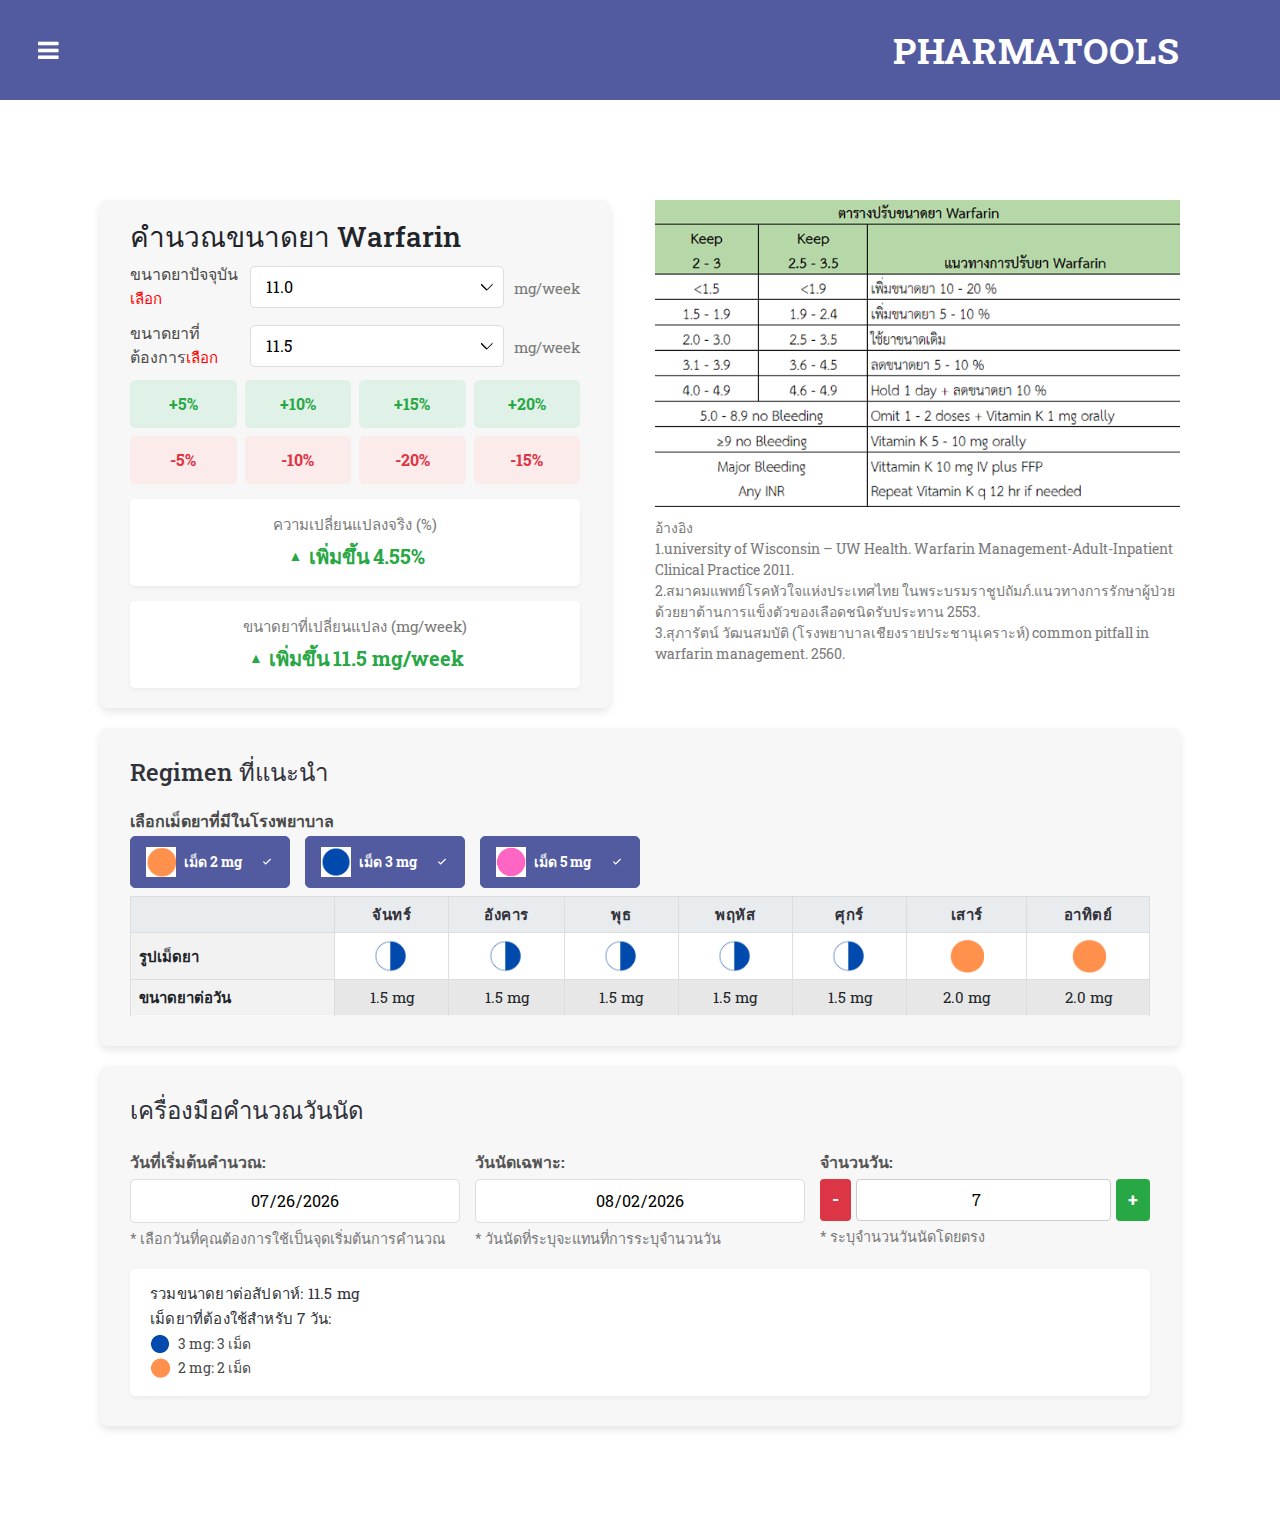
<file: Index.html>
<!DOCTYPE html>
<html lang="en">

  <head>

    <meta charset="utf-8">
    <meta name="viewport" content="width=device-width, initial-scale=1, shrink-to-fit=no">
    <meta name="description" content="">
    <meta name="author" content="">

    <title>Pharma Tools</title>
    <link href="vendor/bootstrap/css/bootstrap.min.css" rel="stylesheet">
    <link rel="stylesheet" href="https://cdnjs.cloudflare.com/ajax/libs/font-awesome/5.15.4/css/all.min.css" integrity="sha512-1ycn6IcaQQ40/MKBW2W4Rhis/DbILU74C1vSrLJxCq57o941Ym01SwNsOMqvEbFlcgUa6xLiPY/NS5R+E6ztJQ==" crossorigin="anonymous" referrerpolicy="no-referrer" />
    <link rel="stylesheet" href="assets/css/templatemo-style.css">
    <link rel="stylesheet" href="assets/css/owl.css">
    <link rel="stylesheet" href="assets/css/warfarin-calculator.css">
  </head>

<body class="is-preload">
    <div id="wrapper">
      <div id="main">
          <div class="inner">
            <header id="header">
              <div class="logo">
                <a href="Warfarin_Calculator.html">PharmaTools</a>
              </div>
            </header>

            <section class="right-image">
              <div class="container-fluid">
                <div class="row">
                  <div class="col-md-6">
                    <div class="left-content">
                      <div class="warfarin-calculator">
                          <h3>คำนวณขนาดยา Warfarin</h3>
                          <div class="input-row current-dose">
                              <label>ขนาดยาปัจจุบัน<span style="color: red;">ㅤเลือก</span></label>
                              <select id="currentDose" class="dose-select"></select>
                              <span>mg/week</span>
                          </div>

                          <div class="input-row target-dose">
                              <label>ขนาดยาที่ต้องการ<span style="color: red;">เลือก</span></label>
                              <select id="targetDose" class="dose-select"></select>
                              <span>mg/week</span>
                          </div>

                          <div class="button-grid">
                              <button class="positive" data-percentage="5">+5%</button>
                              <button class="positive" data-percentage="10">+10%</button>
                              <button class="positive" data-percentage="15">+15%</button>
                              <button class="positive" data-percentage="20">+20%</button>
                              <button class="negative" data-percentage="-5">-5%</button>
                              <button class="negative" data-percentage="-10">-10%</button>
                              <button class="negative" data-percentage="-20">-20%</button>
                              <button class="negative" data-percentage="-15">-15%</button>
                          </div>

                          <div class="output-section">
                              <div class="output-row change-percentage" id="actualChangePercent">
                                  <div class="label">ความเปลี่ยนแปลงจริง <br>(%)</div>
                                  <div class="value">
                                      <span class="icon" id="percentIcon"></span> <span id="percentText"></span> 0.00%
                                  </div>
                              </div>

                              <div class="output-row change-dose" id="changedDose">
                                  <div class="label">ขนาดยาที่เปลี่ยนแปลง <br>(mg/week)</div>
                                  <div class="value">
                                      <span class="icon" id="doseIcon"></span> <span id="doseText"></span> 0.00 mg/week
                                  </div>
                              </div>
                          </div>
                      </div>
                    </div>
                  </div>
                  <div class="col-md-6">
                    <img src="image/GuidelineWarfarinAdjust.png" alt="">
                      <div class="reference-label">
                          อ้างอิง <br>1.university of Wisconsin – UW Health. Warfarin Management-Adult-Inpatient Clinical Practice 2011.
<br>2.สมาคมแพทย์โรคหัวใจแห่งประเทศไทย ในพระบรมราชูปถัมภ์.แนวทางการรักษาผู้ป่วยด้วยยาต้านการแข็งตัวของเลือดชนิดรับประทาน 2553.
<br>3.สุภารัตน์ วัฒนสมบัติ (โรงพยาบาลเชียงรายประชานุเคราะห์) common pitfall in warfarin management. 2560.<br><br>
                      </div>
                  </div>
                </div>
                  <section class="regimen-section">
                <div class="container-fluid">
                    <div class="row">
                        <div class="col-md-12">
                            <div class="regimen-calculator-container">
                                <div class="pill-selection-group">
                                    <h3>Regimen ที่แนะนำ</h3>
                                    <h6>เลือกเม็ดยาที่มีในโรงพยาบาล</h6>
                                    <div class="pill-options-container">
                                        <input type="checkbox" id="pill2mg" value="2.0" checked>
                                        <label for="pill2mg" class="pill-option-label">
                                            <img src="image/warf2.0.png" alt="2 mg" class="pill-selection-image">
                                            <span>เม็ด 2 mg</span>
                                        </label>

                                        <input type="checkbox" id="pill3mg" value="3.0" checked>
                                        <label for="pill3mg" class="pill-option-label">
                                            <img src="image/warf3.0.png" alt="3 mg" class="pill-selection-image">
                                            <span>เม็ด 3 mg</span>
                                        </label>

                                        <input type="checkbox" id="pill5mg" value="5.0" checked>
                                        <label for="pill5mg" class="pill-option-label">
                                            <img src="image/warf5.0.png" alt="5 mg" class="pill-selection-image">
                                            <span>เม็ด 5 mg</span>
                                        </label>
                                    </div>
                                </div>
                                <table class="regimen-table">
                                    <thead>
                                        <tr>
                                            <th></th>
                                            <th>จันทร์</th>
                                            <th>อังคาร</th>
                                            <th>พุธ</th>
                                            <th>พฤหัส</th>
                                            <th>ศุกร์</th>
                                            <th>เสาร์</th>
                                            <th>อาทิตย์</th>
                                        </tr>
                                    </thead>
                                    <tbody id="regimenTableBody">
                                        <tr id="pillImageRow">
                                            <td class="row-label">รูปเม็ดยา</td>
                                        </tr>
                                        <tr id="dailyDoseRow">
                                            <td class="row-label">ขนาดยาต่อวัน</td>
                                        </tr>
                                    </tbody>
                                </table>
                            </div>
                            <section class="appointment-calculator-section">
                <div class="container-fluid">
                    <div class="row">
                        <div class="col-md-12">
                            <div class="appointment-calculator">
                                <h3>เครื่องมือคำนวณวันนัด</h3>
                                <div class="appointment-inputs-row">
                                    <div class="input-group-third">
                                        <label for="startDateInput">วันที่เริ่มต้นคำนวณ:</label>
                                        <input type="date" id="startDateInput">
                                        <span class="input-hint">* เลือกวันที่คุณต้องการใช้เป็นจุดเริ่มต้นการคำนวณ</span>
                                    </div>

                                    <div class="input-group-third">
                                        <label for="specificDateInput">วันนัดเฉพาะ:</label>
                                        <input type="date" id="specificDateInput">
                                        <span class="input-hint">* วันนัดที่ระบุจะแทนที่การระบุจำนวนวัน</span>
                                    </div>

                                    <div class="input-group-third">
                                        <label for="daysInput">จำนวนวัน:</label>
                                        <div class="days-input-control"> <button id="subtractDaysBtn" class="day-mod-btn" data-step="-1">-</button>
                                            <input type="number" id="daysInput" placeholder="เช่น 7, 14" value="0">
                                            <button id="addDaysBtn" class="day-mod-btn" data-step="1">+</button>
                                        </div>
                                        <span class="input-hint">* ระบุจำนวนวันนัดโดยตรง</span>
                                    </div>
                                </div>
                                <div class="regimen-summary-container">
                                    <div id="regimenSummary">
                                        <p class="summary-placeholder">กำลังคำนวณสรุปเม็ดยา...</p> </div>
                                </div>
                            </div>
                        </div>
                    </div>
                </div>
            </section>
                        </div>
                    </div>
                </div>
            </section>
              </div>
            </section>
            </div>
        </div>

      <div id="sidebar">

          <div class="inner">

            <section id="search" class="alt" style="text-align: center;">
               <a href="Warfarin_Calculator.html">
               <img src="image/logo.png" alt="Search" class="search-icon" />
               </a>
            </section>

            <nav id="menu">
              <ul>
                <li><a href="Warfarin_Calculator.html">หน้าหลัก</a></li>
                <li>
                <span class="opener">โปรแกรม Warfarin</span>
                  <ul>
                    <li><a href="Warfarin_Calculator.html">คำนวณขนาดยา Warfarin</a></li>
                    <li><a href="Warfarin_Calculator.html">เช็ครายการ Drug interaction Warfarin</a></li>
                  </ul>
                </li>
                <li><a href="Warfarin_Calculator.html">โปรแกรมคำนวณขนาดยาฉีด</a></li>
                <li><a href="Warfarin_Calculator.html">โปรแกรมคำนวณขนาดยาน้ำสำหรับเด็กเล็ก</a></li>
                <li><a href="Warfarin_Calculator.html">โปรแกรมคำนวณขนาดยาสำหรับเด็กโต</a></li>
                <li><a href="Warfarin_Calculator.html">ยาที่ห้ามใช้ในหญิงตั้งครรภ์และให้นมบุตร</a></li>
                <li><a href="Warfarin_Calculator.html">ยาและอาหารที่ห้ามรับประทานในผู้ป่วย G6PD</a></li>
              </ul>
            </nav>

            <footer id="footer">
              <p class="copyright" >จัดทำโดย นส.ภ. ระพีพัฒน์ ศุภโกศล <br>คณะเภสัชศาสตร์ มหาวิทยาลัยมหาสารคาม
              <br>ช่องทางติดต่อ <a rel="nofollow" href="https://www.facebook.com/raphiphat.suphakosol">Facebook</a></p>
            </footer>

          </div>
        </div>

    </div>

  <script src="vendor/jquery/jquery.min.js"></script>
    <script src="vendor/bootstrap/js/bootstrap.bundle.min.js"></script>

    <script src="assets/js/browser.min.js"></script>
    <script src="assets/js/breakpoints.min.js"></script>
    <script src="assets/js/transition.js"></script>
    <script src="assets/js/owl-carousel.js"></script>
    <script src="assets/js/custom.js"></script>

    <script src="assets/js/warfarin-calculator.js"></script>
</body>

</html>
</file>
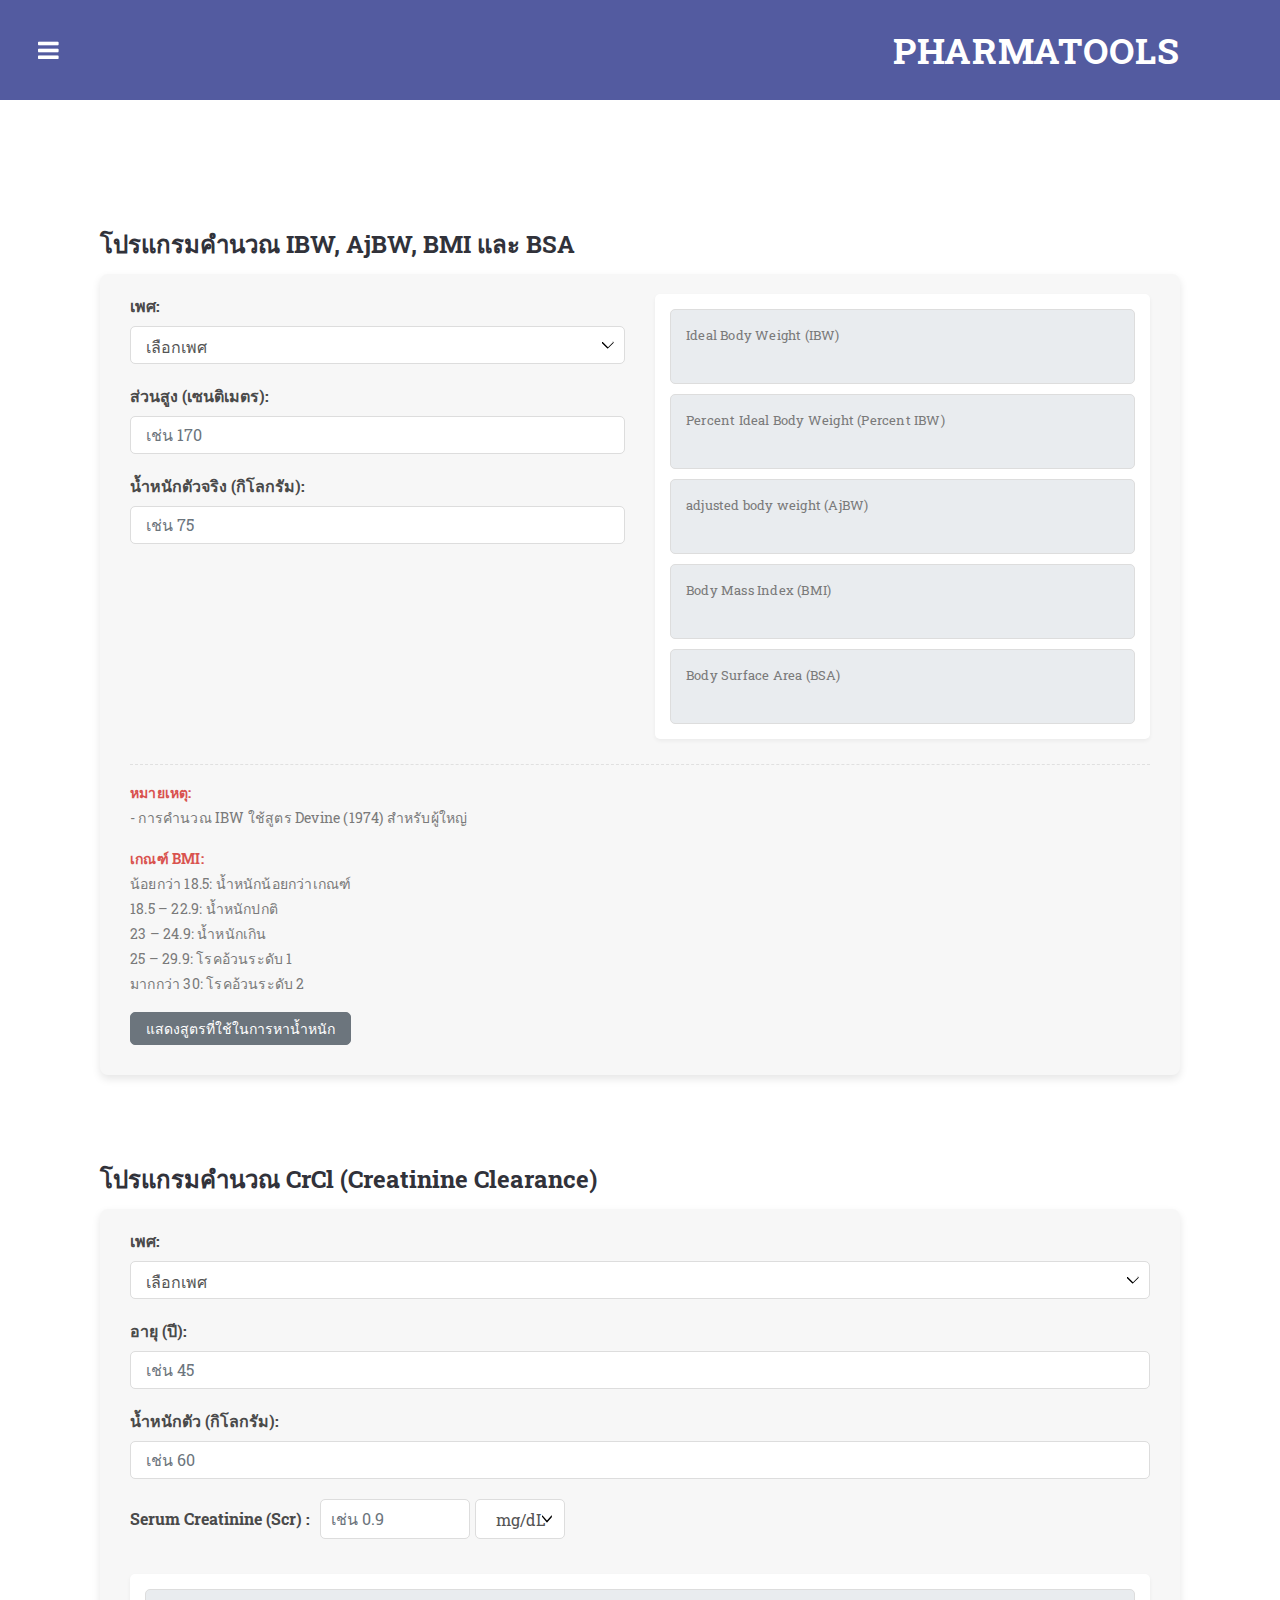
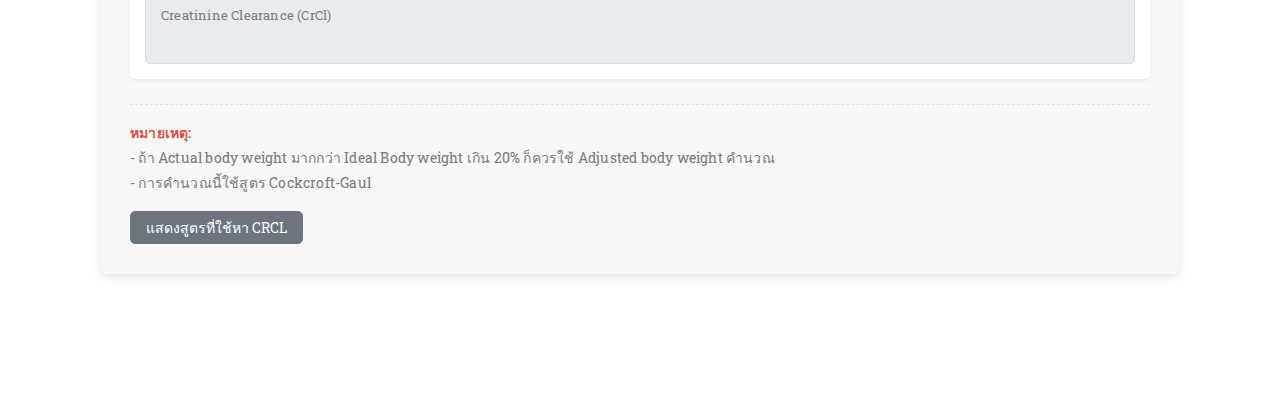
<file: BodyWeight_Calculator.html>
<!DOCTYPE html>
<html lang="th">

  <head>
    <meta charset="utf-8">
    <meta name="viewport" content="width=device-width, initial-scale=1, shrink-to-fit=no">
    <title>Pharma Tools</title>
    <link href="vendor/bootstrap/css/bootstrap.min.css" rel="stylesheet">
    <link rel="stylesheet" href="https://cdnjs.cloudflare.com/ajax/libs/font-awesome/5.15.4/css/all.min.css" integrity="sha512-1ycn6IcaQQ40/MKBW2W4Rhis/DbILU74C1vSrLJxCq57o941Ym01SwNsOMqvEbFlcgUa6xLiPY/NS5R+E6ztJQ==" crossorigin="anonymous" referrerpolicy="no-referrer" />
    <link rel="stylesheet" href="assets/css/templatemo-style.css">
    <link rel="stylesheet" href="assets/css/owl.css">
    <link rel="stylesheet" href="assets/css/warfarin-calculator.css">
    <link rel="stylesheet" href="assets/css/bwandcrclcalculator-styles.css">
  </head>
<body class="is-preload">
    <div id="wrapper">
      <div id="main">
          <div class="inner">
            <header id="header">
              <div class="logo">
                <a href="BodyWeight_Calculator.html">PharmaTools</a>
              </div>
            </header>

            <section id="ibw-abw-calculator" class="tables">
                <div class="container-fluid">
                    <div class="row">
                        <div class="col-md-12">
                            <div class="section-heading">
                                <h2>โปรแกรมคำนวณ IBW, AjBW, BMI และ BSA</h2>
                            </div>
                        </div>
                    </div>
                    <div class="row justify-content-center">
                        <div class="col-md-12">
                            <div class="calculator-card">
                                <div class="row">
                                    <div class="col-md-6">
                                        <form id="ibw-abw-form">
                                            <div class="form-group">
                                                <label for="gender-ibw">เพศ:</label>
                                                <select id="gender-ibw" class="form-control" required>
                                                    <option value="">เลือกเพศ</option>
                                                    <option value="male">ชาย</option>
                                                    <option value="female">หญิง</option>
                                                </select>
                                            </div>

                                            <div class="form-group">
                                                <label for="height-ibw">ส่วนสูง (เซนติเมตร):</label>
                                                <input type="number" id="height-ibw" class="form-control" placeholder="เช่น 170" step="0.1" required>
                                            </div>

                                            <div class="form-group">
                                                <label for="actual-weight-abw">น้ำหนักตัวจริง (กิโลกรัม):</label>
                                                <input type="number" id="actual-weight-abw" class="form-control" placeholder="เช่น 75" step="0.1" required>
                                            </div>
                                        </form>
                                    </div>
                                    <div class="col-md-6">
                                        <div class="result-display">
                                            <p id="result-ibw" class="result-text"></p>
                                            <p id="result-ibw-diff-aw" class="result-text"></p>
                                            <p id="result-abw" class="result-text"></p>
                                            <p id="result-bmi" class="result-text"></p>
                                            <p id="result-bsa" class="result-text"></p>
                                        </div>
                                    </div>
                                </div>
                                <div class="notes">
                                    <p>
                                        <strong>หมายเหตุ:</strong> <br>
                                        - การคำนวณ IBW ใช้สูตร Devine (1974) สำหรับผู้ใหญ่<br>
                                    </p>
                                    <p>
                                        <strong>เกณฑ์ BMI:</strong><br>
                                        น้อยกว่า 18.5: น้ำหนักน้อยกว่าเกณฑ์<br>
                                        18.5 – 22.9: น้ำหนักปกติ<br>
                                        23 – 24.9: น้ำหนักเกิน<br>
                                        25 – 29.9: โรคอ้วนระดับ 1<br>
                                        มากกว่า 30: โรคอ้วนระดับ 2
                                    </p>
                                    <div id="ibw-abw-formula" class="formula-content">
                                        <p>
                                            1. น้ำหนักตัวที่เหมาะสม (Ideal Body Weight, IBW):<br>
                                            - สำหรับเพศชาย: IBW (kg) = 50 + 2.3 x (ส่วนสูงเป็นนิ้ว - 60)<br>
                                            - สำหรับเพศหญิง: IBW (kg) = 45.5 + 2.3 x (ส่วนสูงเป็นนิ้ว - 60)<br>
                                            (โดย 1 นิ้ว = 2.54 เซนติเมตร)<br>
                                            <br>
                                            2. น้ำหนักตัวที่ปรับแก้ (Adjusted Body Weight, ABW):<br>
                                            - สูตร: ABW (kg) = IBW + 0.4 x (น้ำหนักตัวจริง - IBW)<br>
                                            <br>
                                            3. ดัชนีมวลกาย (Body Mass Index, BMI):<br>
                                            - สูตร: BMI (kg/m²) = น้ำหนัก (kg) / [ส่วนสูง (m)]²<br>
                                            <br>
                                            4. Body Surface Area (BSA):<br>
                                            - ใช้ Mosteller formula<br>
                                            - สูตร:BSA (m²) = √( [ส่วนสูง (cm) x น้ำหนัก (kg)] / 3600 )
                                        </p>
                                    </div>
                                    <button class="btn btn-secondary btn-sm toggle-formula-btn" data-target="ibw-abw-formula">แสดงสูตรที่ใช้ในการหาน้ำหนัก</button>
                                </div>
                            </div>
                        </div>
                    </div>
                </div>
            </section>
            <section id="crcl-calculator" class="tables">
                <div class="container-fluid">
                    <div class="row">
                        <div class="col-md-12">
                            <div class="section-heading">
                                <h2>โปรแกรมคำนวณ CrCl (Creatinine Clearance)</h2>
                            </div>
                        </div>
                    </div>
                    <div class="row justify-content-center">
                        <div class="col-md-12">
                            <div class="calculator-card">
                                <div class="row">
                                    <div class="col-md-12">
                                        <form id="crcl-form">
                                            <div class="form-group weight-selection-group" id="crcl-weight-selection-section">
                                                <label class="mb-2">เลือกน้ำหนักสำหรับ CrCl:</label>
                                                <div class="crcl-weight-options">
                                                    <input type="radio" name="crcl-weight-type" id="radio-actual-weight" value="actual" class="d-none" checked>
                                                    <label for="radio-actual-weight" class="btn-radio-pill radio-actual-weight-label">
                                                        Actual Body Weight
                                                    </label>

                                                    <input type="radio" name="crcl-weight-type" id="radio-ibw" value="ibw" class="d-none">
                                                    <label for="radio-ibw" class="btn-radio-pill radio-ibw-label">
                                                        Ideal Body weight
                                                    </label>

                                                    <input type="radio" name="crcl-weight-type" id="radio-abw" value="abw" class="d-none">
                                                    <label for="radio-abw" class="btn-radio-pill radio-abw-label">
                                                        Adjusted body weight
                                                    </label>
                                                </div>
                                                <button type="button" id="fetch-weight-btn" class="btn btn-primary mt-2 w-100">ดึงน้ำหนักจากส่วนคำนวณ BW</button>
                                            </div>
                                            <div class="form-group">
                                                <label for="gender-crcl">เพศ:</label>
                                                <select id="gender-crcl" class="form-control" required>
                                                    <option value="">เลือกเพศ</option>
                                                    <option value="male">ชาย</option>
                                                    <option value="female">หญิง</option>
                                                </select>
                                            </div>

                                            <div class="form-group">
                                                <label for="age-crcl">อายุ (ปี):</label>
                                                <input type="number" id="age-crcl" class="form-control" placeholder="เช่น 45" required>
                                            </div>

                                            <div class="form-group">
                                                <label for="weight-crcl">น้ำหนักตัว (กิโลกรัม):</label>
                                                <input type="number" id="weight-crcl" class="form-control" placeholder="เช่น 60" step="0.1" required>
                                            </div>

                                            <div class="form-group d-flex align-items-center crcl-scr-input-group">
                                                <label for="scr-crcl" class="col-form-label crcl-scr-label">Serum Creatinine (Scr) :</label>
                                                <input type="number" id="scr-crcl" class="form-control crcl-scr-input" placeholder="เช่น 0.9" step="0.01" required>
                                                <select id="scr-unit" class="form-control crcl-scr-unit" required>
                                                    <option value="mg/dL">mg/dL</option>
                                                    <option value="umol/L">µmol/L</option>
                                                </select>
                                            </div>
                                            </form>
                                    </div>
                                </div>
                                <div class="result-display" style="margin-top: 20px;">
                                    <p id="result-crcl" class="result-text"></p>
                                </div>
                                <div class="notes">
                                    <p>
                                        <strong>หมายเหตุ:</strong> <br>
                                        - ถ้า Actual body weight มากกว่า Ideal Body weight เกิน 20% ก็ควรใช้ Adjusted body weight คำนวณ<br>
                                        - การคำนวณนี้ใช้สูตร Cockcroft-Gaul
                                    </p>
                                    <div id="crcl-formula" class="formula-content">
                                        <p>
                                            Creatinine Clearance (CrCl):<br>
                                            - ใช้สูตร Cockcroft-Gault (สำหรับผู้ใหญ่)<br>
                                            - สูตรสำหรับเพศชาย: CrCl (mL/min) = (140 - อายุ) x น้ำหนัก (kg) / (Serum Creatinine (mg/dL) x 72)<br>
                                            - สูตรสำหรับเพศหญิง: CrCl (mL/min) = [(140 - อายุ) x น้ำหนัก (kg) / (Serum Creatinine (mg/dL) x 72)] x 0.85<br>
                                            <br>
                                            การแปลงหน่วย Serum Creatinine (SCr):<br>
                                            - หากค่า SCr เป็น µmol/L ให้แปลงเป็น mg/dL โดย: SCr (mg/dL) = Cr (µmol/L) / 88.4
                                        </p>
                                    </div>
                                    <button class="btn btn-secondary btn-sm toggle-formula-btn" data-target="crcl-formula">แสดงสูตรที่ใช้หา CrCl</button>
                                </div>
                            </div>
                        </div>
                    </div>
                </div>
            </section>
            </div>
      </div>
      <div id="sidebar">
          <div class="inner">
            <section id="search" class="alt" style="text-align: center;">
               <a href="BodyWeight_Calculator.html">
               <img src="image/logo.png" alt="Search" class="search-icon" />
               </a>
            </section>
            <nav id="menu">
              <ul>
                <li><a href="BodyWeight_Calculator.html">หน้าหลัก</a></li>
                <li><a href="BodyWeight_Calculator.html?_ijt=mjtoitju1eg9u254rmlpl5fm7e&_ij_reload=RELOAD_ON_SAVE#ibw-abw-calculator">โปรแกรมคำนวณน้ำหนักทางคลินิก</a></li>
                <li><a href="BodyWeight_Calculator.html?_ijt=mjtoitju1eg9u254rmlpl5fm7e&_ij_reload=RELOAD_ON_SAVE#crcl-calculator">โปรแกรมคำนวณ CrCl</a></li>
                <li>
                <span class="opener">โปรแกรม Warfarin</span>
                  <ul>
                    <li><a href="Warfarin_Calculator.html">คำนวณขนาดยา Warfarin</a></li>
                    <li><a href="Warfarin_Calculator.html">เช็ครายการ Drug interaction Warfarin</a></li>
                  </ul>
                </li>
                <li><a href="Warfarin_Calculator.html">โปรแกรมคำนวณขนาดยาฉีด</a></li>
                <li><a href="pediatric-dosage.html">โปรแกรมคำนวณขนาดยาน้ำสำหรับเด็กเล็ก</a></li>
                <li><a href="Warfarin_Calculator.html">โปรแกรมคำนวณขนาดยาสำหรับเด็กโต</a></li>
                <li>
                <span class="opener">ยาที่ห้ามใช้ในหญิงตั้งครรภ์และให้นมบุตร</span>
                  <ul>
                    <li><a href="preg-lactation.html">ยาที่ห้ามใช้ในหญิงตั้งครรภ์และให้นมบุตร</a></li>
                    <li><a href="preg-lactation.html?_ijt=fdiaqih49ikbsa2cpsdr7l743j&_ij_reload=RELOAD_ON_SAVE#treatment-guidelines-section">คำแนะนำการรักษาผู้ป่วยตั้งครรภ์และให้นมบุตร</a></li>
                  </ul>
                </li>
                <li><a href="Warfarin_Calculator.html">ยาและอาหารที่ห้ามรับประทานในผู้ป่วย G6PD</a></li>
              </ul>
            </nav>
            <footer id="footer">
              <p class="copyright" >จัดทำโดย นส.ภ. ระพีพัฒน์ ศุภโกศล <br>คณะเภสัชศาสตร์ มหาวิทยาลัยมหาสารคาม
              <br>ช่องทางติดต่อ <a rel="nofollow" href="https://www.facebook.com/raphiphat.suphakosol">Facebook</a></p>
            </footer>
          </div>
        </div>
    </div>
  <script src="vendor/jquery/jquery.min.js"></script>
    <script src="vendor/bootstrap/js/bootstrap.bundle.min.js"></script>
    <script src="assets/js/browser.min.js"></script>
    <script src="assets/js/breakpoints.min.js"></script>
    <script src="assets/js/transition.js"></script>
    <script src="assets/js/owl-carousel.js"></script>
    <script src="assets/js/custom.js"></script>
    <script src="assets/js/bwandcrclcalculator.js"></script>
</body>
</html>
</file>
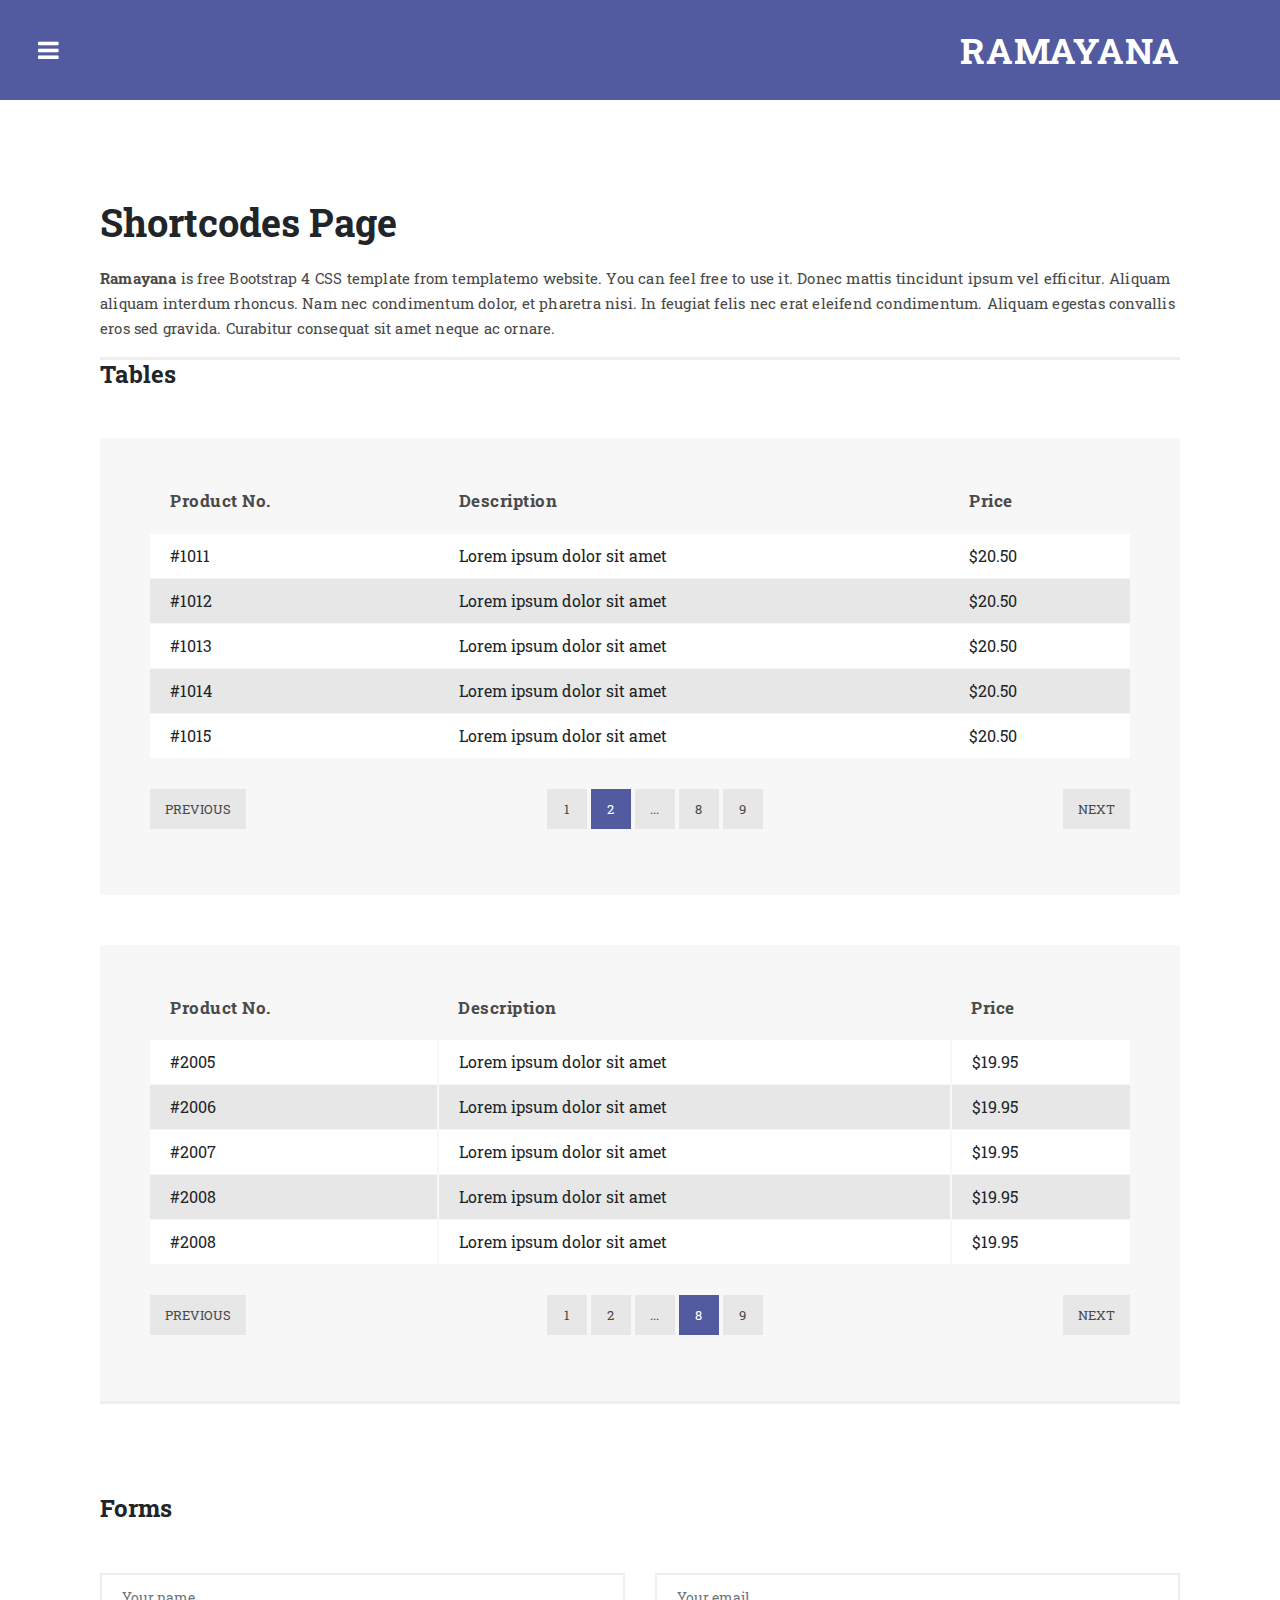
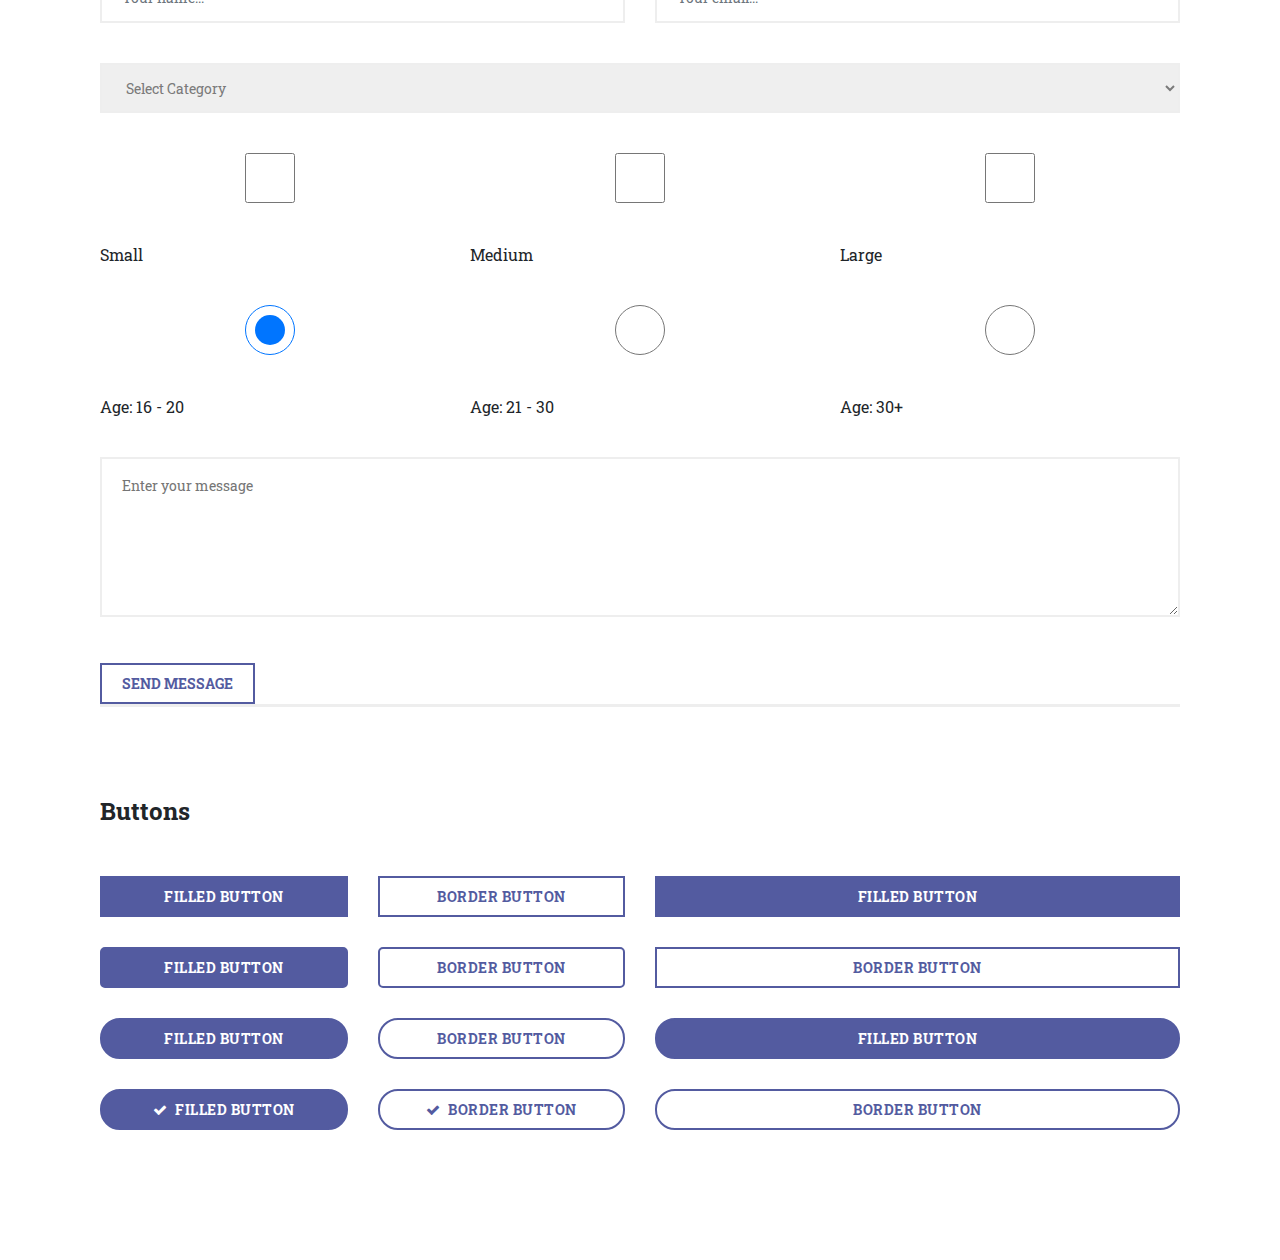
<file: shortcodes.html>
<!DOCTYPE html>
<html lang="en">

  <head>

    <meta charset="utf-8">
    <meta name="viewport" content="width=device-width, initial-scale=1, shrink-to-fit=no">
    <meta name="description" content="">
    <meta name="author" content="">
    <link href="https://fonts.googleapis.com/css?family=Roboto:100,300,400,500,700" rel="stylesheet">

    <title>Ramayana - HTML5 Template</title>

    <!-- Bootstrap core CSS -->
    <link href="vendor/bootstrap/css/bootstrap.min.css" rel="stylesheet">

<!--
Ramayana CSS Template
https://templatemo.com/tm-529-ramayana
-->

    <!-- Additional CSS Files -->
    <link rel="stylesheet" href="assets/css/fontawesome.css">
    <link rel="stylesheet" href="assets/css/templatemo-style.css">
    <link rel="stylesheet" href="assets/css/owl.css">

  </head>

<body class="is-preload">

    <!-- Wrapper -->
    <div id="wrapper">

      <!-- Main -->
        <div id="main">
          <div class="inner">

            <!-- Header -->
            <header id="header">
              <div class="logo">
                <a href="index.html">Ramayana</a>
              </div>
            </header>

            <!-- Page Heading -->
            <div class="page-heading">
              <div class="container-fluid">
                <div class="row">
                  <div class="col-md-12">
                    <h1>Shortcodes Page</h1>
                    <p><strong>Ramayana</strong> is free Bootstrap 4 CSS template from templatemo website. You can feel free to use it. Donec mattis tincidunt ipsum vel efficitur. Aliquam aliquam interdum rhoncus. Nam nec condimentum dolor, et pharetra nisi. In feugiat felis nec erat eleifend condimentum. Aliquam egestas convallis eros sed gravida. Curabitur consequat sit amet neque ac ornare.</p>
                  </div>
                </div>
              </div>
            </div>
            
            <!-- Tables -->
            <section class="tables">
              <div class="container-fluid">
                <div class="row">
                  <div class="col-md-12">
                    <div class="section-heading">
                      <h2>Tables</h2>
                    </div>
                    <div class="default-table">
                      <table>
                        <thead>
                          <tr>
                            <th>Product no.</th>
                            <th>Description</th>
                            <th>Price</th>
                          </tr>
                        </thead>
                        <tbody>
                          <tr>
                            <td>#1011</td>
                            <td>Lorem ipsum dolor sit amet</td>
                            <td>$20.50</td>
                          </tr>
                          <tr>
                            <td>#1012</td>
                            <td>Lorem ipsum dolor sit amet</td>
                            <td>$20.50</td>
                          </tr>
                          <tr>
                            <td>#1013</td>
                            <td>Lorem ipsum dolor sit amet</td>
                            <td>$20.50</td>
                          </tr>
                          <tr>
                            <td>#1014</td>
                            <td>Lorem ipsum dolor sit amet</td>
                            <td>$20.50</td>
                          </tr>
                          <tr>
                            <td>#1015</td>
                            <td>Lorem ipsum dolor sit amet</td>
                            <td>$20.50</td>
                          </tr>
                        </tbody>
                      </table>
                      <ul class="table-pagination">
                        <li><a href="#">Previous</a></li>
                        <li><a href="#">1</a></li>
                        <li class="active"><a href="#">2</a></li>
                        <li><a href="#">...</a></li>
                        <li><a href="#">8</a></li>
                        <li><a href="#">9</a></li>
                        <li><a href="#">Next</a></li>
                      </ul>
                    </div>
                    <div class="alternate-table">
                      <table>
                        <thead>
                          <tr>
                            <th>Product no.</th>
                            <th>Description</th>
                            <th>Price</th>
                          </tr>
                        </thead>
                        <tbody>
                          <tr>
                            <td>#2005</td>
                            <td>Lorem ipsum dolor sit amet</td>
                            <td>$19.95</td>
                          </tr>
                          <tr>
                            <td>#2006</td>
                            <td>Lorem ipsum dolor sit amet</td>
                            <td>$19.95</td>
                          </tr>
                          <tr>
                            <td>#2007</td>
                            <td>Lorem ipsum dolor sit amet</td>
                            <td>$19.95</td>
                          </tr>
                          <tr>
                            <td>#2008</td>
                            <td>Lorem ipsum dolor sit amet</td>
                            <td>$19.95</td>
                          </tr>
                          <tr>
                            <td>#2008</td>
                            <td>Lorem ipsum dolor sit amet</td>
                            <td>$19.95</td>
                          </tr>
                        </tbody>
                      </table>
                      <ul class="table-pagination">
                        <li><a href="#">Previous</a></li>
                        <li><a href="#">1</a></li>
                        <li><a href="#">2</a></li>
                        <li><a href="#">...</a></li>
                        <li class="active"><a href="#">8</a></li>
                        <li><a href="#">9</a></li>
                        <li><a href="#">Next</a></li>
                      </ul>
                    </div>
                  </div>
                </div>
              </div>
            </section>

            <!-- Forms -->
            <section class="forms">
              <div class="container-fluid">
                <div class="row">
                  <div class="col-md-12">
                    <div class="section-heading">
                      <h2>Forms</h2>
                    </div>
                    <form id="contact" action="" method="post">
                      <div class="row">
                        <div class="col-md-6">
                          <fieldset>
                            <input name="name" type="text" class="form-control" id="name" placeholder="Your name..." required="">
                          </fieldset>
                        </div>
                        <div class="col-md-6">
                          <fieldset>
                            <input name="email" type="text" class="form-control" id="email" placeholder="Your email..." required="">
                          </fieldset>
                        </div>
                        <div class="col-md-12">
                          <select name="category" id="category">
                            <option value="categories" selected>Select Category</option>
                            <option value="Featured">General</option>
                            <option value="Newest">Specific</option>
                            <option value="Low Price">Technical</option>
                            <option value="High Price">Application</option>
                          </select>
                        </div>
                        <div class="col-md-4 col-sm-4">
                          <div class="radio-item">
                            <input name="demo-small" type="checkbox" id="demo-priority-small" value="small">
                            <label for="demo-priority-small">Small</label>
                          </div>
                        </div>
                        <div class="col-md-4 col-sm-4">
                          <div class="radio-item">
                            <input name="demo-medium" type="checkbox" id="demo-priority-medium" value="medium">
                            <label for="demo-priority-medium">Medium</label>
                          </div>
                        </div>
                        <div class="col-md-4 col-sm-4">
                          <div class="radio-item">
                            <input name="demo-large" type="checkbox" id="demo-priority-large" value="large" >
                            <label for="demo-priority-large">Large</label>
                          </div>
                        </div>
                        <div class="col-md-4 col-sm-4">
                          <div class="circle-item">
                            <input name="demo-priority" type="radio" id="demo-small" value="16-20" checked>
                            <label for="demo-small">Age: 16 - 20</label>
                          </div>
                        </div>
                        <div class="col-md-4 col-sm-4">
                          <div class="circle-item">
                            <input name="demo-priority" type="radio" id="demo-medium" value="21-30">
                            <label for="demo-medium">Age: 21 - 30</label>
                          </div>
                        </div>
                        <div class="col-md-4 col-sm-4">
                          <div class="circle-item">
                            <input name="demo-priority" type="radio" id="demo-old" value="30+">
                            <label for="demo-old">Age: 30+</label>
                          </div>
                        </div>
                        <div class="col-12">
                          <textarea name="demo-message" id="demo-message" placeholder="Enter your message" rows="6"></textarea>
                        </div>
                        <div class="col-md-12">
                          <button type="submit" id="form-submit" class="button">Send Message</button>
                        </div>
                      </div>
                    </form>
                  </div>
                </div>
              </div>
            </section>


            <!-- Tables -->
            <section class="buttons">
              <div class="container-fluid">
                <div class="row">
                  <div class="col-md-12">
                    <div class="section-heading">
                      <h2>Buttons</h2>
                    </div>
                  </div>
                  <div class="col-md-6 col-sm-12">
                    <div class="row">
                      <div class="col-md-6">
                        <div class="filled-rectangle-button">
                          <a href="#">Filled Button</a>
                        </div>
                      </div>
                      <div class="col-md-6">
                        <div class="border-rectangle-button">
                          <a href="#">Border Button</a>
                        </div>
                      </div>
                      <div class="col-md-6">
                        <div class="filled-radius-button">
                          <a href="#">Filled Button</a>
                        </div>
                      </div>
                      <div class="col-md-6">
                        <div class="border-radius-button">
                          <a href="#">Border Button</a>
                        </div>
                      </div>
                      <div class="col-md-6">
                        <div class="filled-rounded-button">
                          <a href="#">Filled Button</a>
                        </div>
                      </div>
                      <div class="col-md-6">
                        <div class="border-rounded-button">
                          <a href="#">Border Button</a>
                        </div>
                      </div>
                      <div class="col-md-6">
                        <div class="filled-icon-button">
                          <a href="#"><i class="fa fa-check"></i>Filled Button</a>
                        </div>
                      </div>
                      <div class="col-md-6">
                        <div class="border-icon-button">
                          <a href="#"><i class="fa fa-check"></i>Border Button</a>
                        </div>
                      </div>
                    </div>
                  </div>
                  <div class="col-md-6 col-sm-12">
                    <div class="row">
                      <div class="col-md-12">
                        <div class="filled-rectangle-button">
                          <a href="#">Filled Button</a>
                        </div>
                      </div>
                      <div class="col-md-12">
                        <div class="border-rectangle-button">
                          <a href="#">Border Button</a>
                        </div>
                      </div>
                      <div class="col-md-12">
                        <div class="filled-rounded-button">
                          <a href="#">Filled Button</a>
                        </div>
                      </div>
                      <div class="col-md-12">
                        <div class="border-rounded-button">
                          <a href="#">Border Button</a>
                        </div>
                      </div>
                    </div>
                  </div>
                </div>
              </div>
            </section>

          </div>
        </div>

      <!-- Sidebar -->
        <div id="sidebar">

          <div class="inner">

            <!-- Search Box -->
            <section id="search" class="alt">
              <form method="get" action="#">
                <input type="text" name="search" id="search" placeholder="Search..." />
              </form>
            </section>
              
            <!-- Menu -->
           <nav id="menu">
              <ul>
                <li><a href="index.html">Homepage</a></li>
                <li><a href="simple_page.html">Simple Page</a></li>
                <li><a href="shortcodes.html">Shortcodes</a></li>
                <li>
                  <span class="opener">Dropdown One</span>
                  <ul>
                    <li><a href="#">First Sub Menu</a></li>
                    <li><a href="#">Second Sub Menu</a></li>
                    <li><a href="#">Third Sub Menu</a></li>
                  </ul>
                </li>
                <li>
                  <span class="opener">Dropdown Two</span>
                  <ul>
                    <li><a href="#">Sub Menu #1</a></li>
                    <li><a href="#">Sub Menu #2</a></li>
                    <li><a href="#">Sub Menu #3</a></li>
                  </ul>
                </li>
                <li><a href="https://www.google.com">External Link</a></li>
              </ul>
            </nav>

            <!-- Featured Posts -->
            <div class="featured-posts">
              <div class="heading">
                <h2>Featured Posts</h2>
              </div>
              <div class="owl-carousel owl-theme">
                <a href="#">
                  <div class="featured-item">
                    <img src="assets/images/featured_post_01.jpg" alt="featured one">
                    <p>Aliquam egestas convallis eros sed gravida. Curabitur consequat sit.</p>
                  </div>
                </a>
                <a href="#">
                  <div class="featured-item">
                    <img src="assets/images/featured_post_01.jpg" alt="featured two">
                    <p>Donec a scelerisque massa. Aliquam non iaculis quam. Duis arcu turpis.</p>
                  </div>
                </a>
                <a href="#">
                  <div class="featured-item">
                    <img src="assets/images/featured_post_01.jpg" alt="featured three">
                    <p>Suspendisse ac convallis urna, vitae luctus ante. Donec sit amet.</p>
                  </div>
                </a>
              </div>
            </div>

            <!-- Footer -->
            <footer id="footer">
              <p class="copyright">Copyright &copy; 2019 Company Name
              <br>Designed by <a rel="nofollow" href="https://www.facebook.com/templatemo">Template Mo</a></p>
            </footer>
            
          </div>
        </div>

    </div>

  <!-- Scripts -->
  <!-- Bootstrap core JavaScript -->
    <script src="vendor/jquery/jquery.min.js"></script>
    <script src="vendor/bootstrap/js/bootstrap.bundle.min.js"></script>

    <script src="assets/js/browser.min.js"></script>
    <script src="assets/js/breakpoints.min.js"></script>
    <script src="assets/js/transition.js"></script>
    <script src="assets/js/owl-carousel.js"></script>
    <script src="assets/js/custom.js"></script>
</body>


  </body>

</html>
</file>
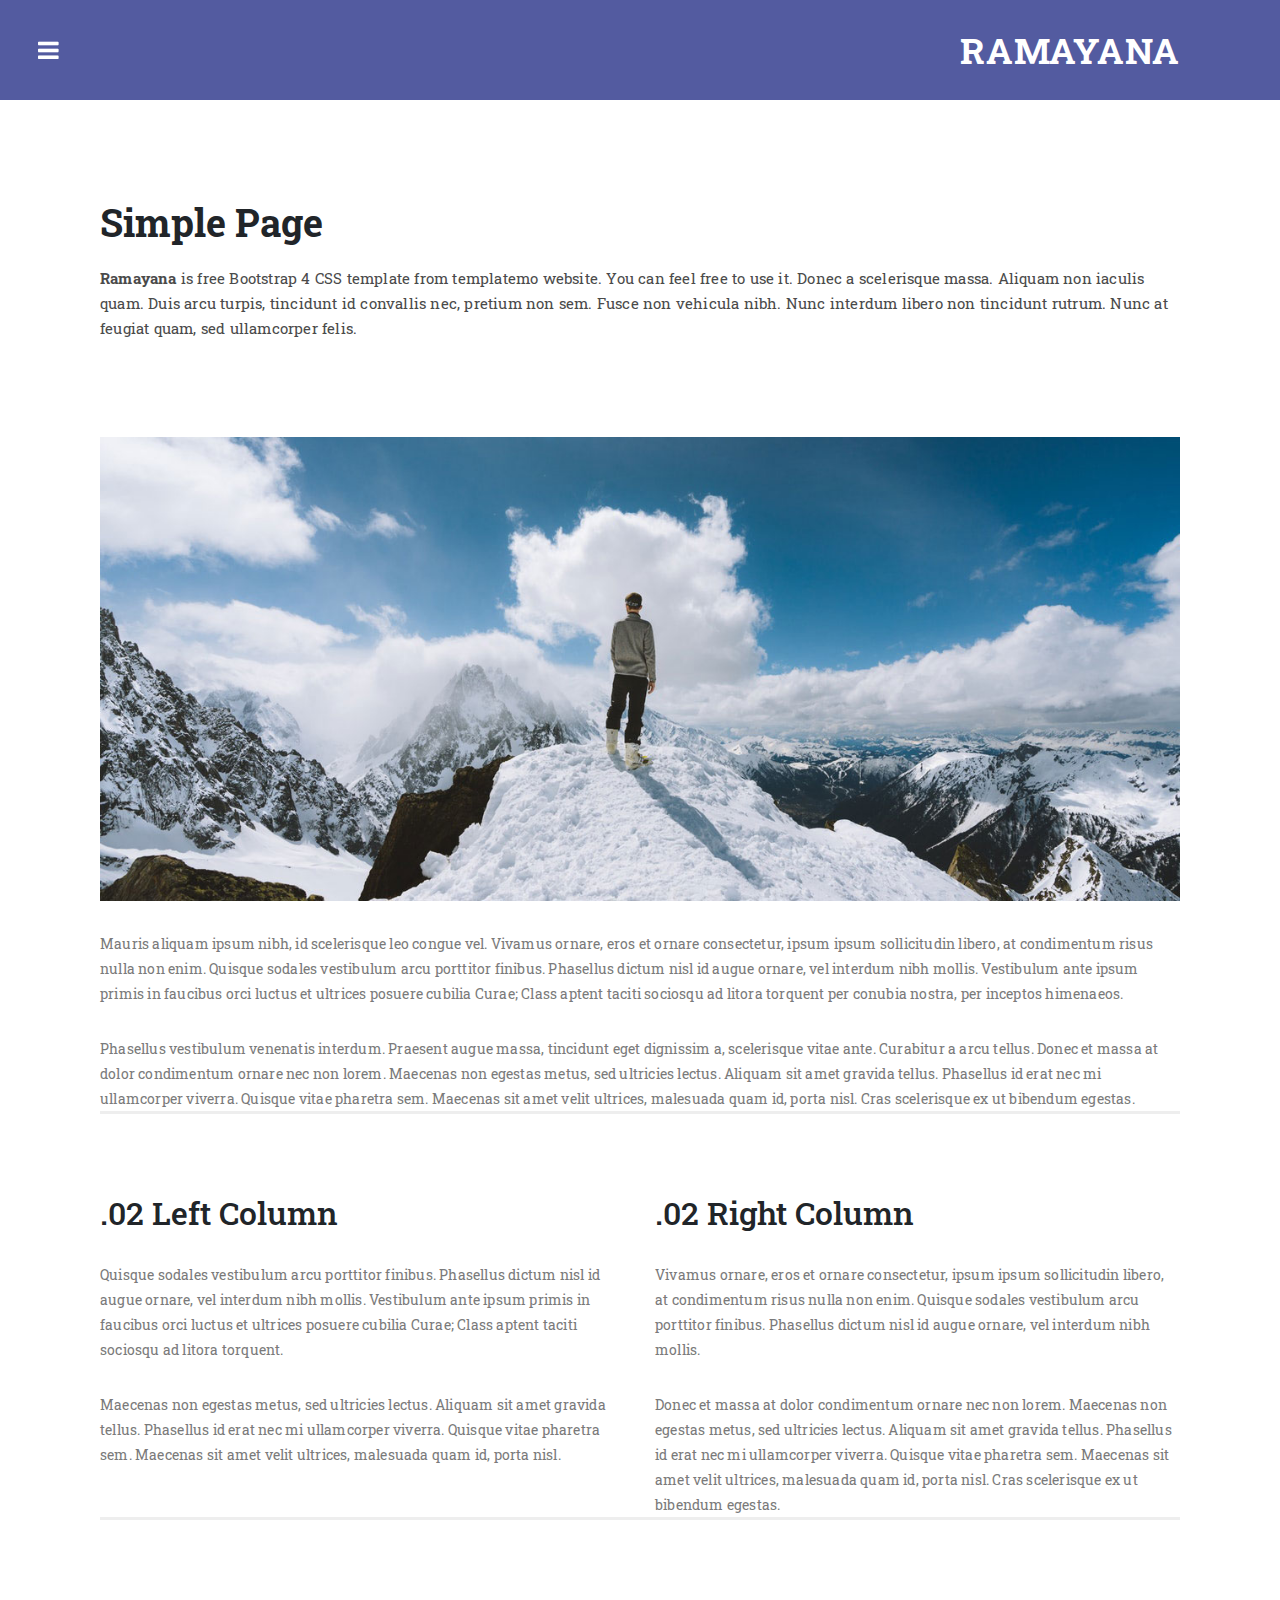
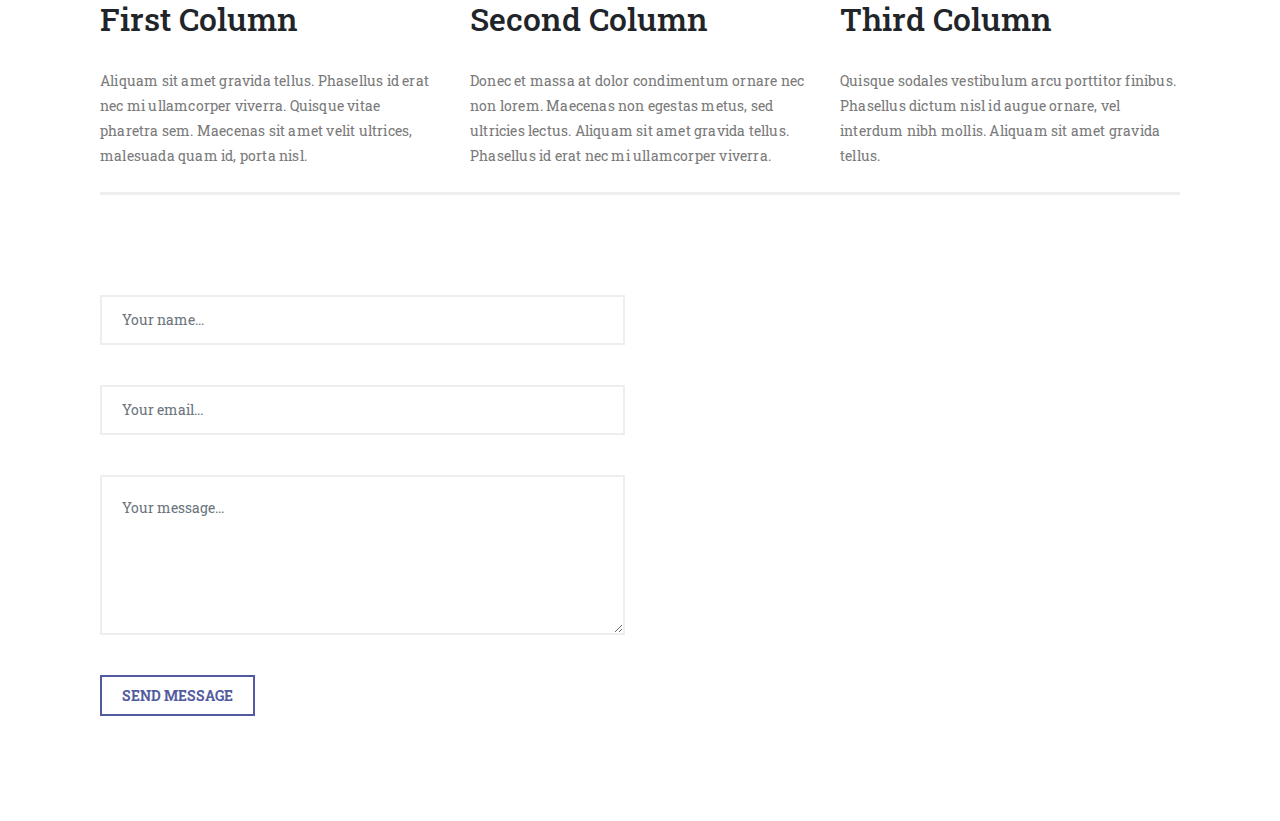
<file: simple_page.html>
<!DOCTYPE html>
<html lang="en">

  <head>

    <meta charset="utf-8">
    <meta name="viewport" content="width=device-width, initial-scale=1, shrink-to-fit=no">
    <meta name="description" content="">
    <meta name="author" content="">
    <link href="https://fonts.googleapis.com/css?family=Roboto:100,300,400,500,700" rel="stylesheet">

    <title>Ramayana - Simple HTML Page</title>

    <!-- Bootstrap core CSS -->
    <link href="vendor/bootstrap/css/bootstrap.min.css" rel="stylesheet">

<!--
Ramayana CSS Template
https://templatemo.com/tm-529-ramayana
-->

    <!-- Additional CSS Files -->
    <link rel="stylesheet" href="assets/css/fontawesome.css">
    <link rel="stylesheet" href="assets/css/templatemo-style.css">
    <link rel="stylesheet" href="assets/css/owl.css">

  </head>

<body class="is-preload">

    <!-- Wrapper -->
    <div id="wrapper">

      <!-- Main -->
        <div id="main">
          <div class="inner">

            <!-- Header -->
            <header id="header">
              <div class="logo">
                <a href="index.html">Ramayana</a>
              </div>
            </header>

            <!-- Page Heading -->
            <div class="page-heading">
              <div class="container-fluid">
                <div class="row">
                  <div class="col-md-12">
                    <h1>Simple Page</h1>
                    <p><strong>Ramayana</strong> is free Bootstrap 4 CSS template from templatemo website. You can feel free to use it. Donec a scelerisque massa. Aliquam non iaculis quam. Duis arcu turpis, tincidunt id convallis nec, pretium non sem. Fusce non vehicula nibh. Nunc interdum libero non tincidunt rutrum. Nunc at feugiat quam, sed ullamcorper felis.</p>
                  </div>
                </div>
              </div>
            </div>

            <!-- Simple Post -->
            <section class="simple-post">
              <div class="container-fluid">
                <div class="row">
                  <div class="col-md-12">
                    <img src="assets/images/simple-post.jpg" alt="">
                    <div class="down-content">
                      <p>Mauris aliquam ipsum nibh, id scelerisque leo congue vel. Vivamus ornare, eros et ornare consectetur, ipsum ipsum sollicitudin libero, at condimentum risus nulla non enim. Quisque sodales vestibulum arcu porttitor finibus. Phasellus dictum nisl id augue ornare, vel interdum nibh mollis. Vestibulum ante ipsum primis in faucibus orci luctus et ultrices posuere cubilia Curae; Class aptent taciti sociosqu ad litora torquent per conubia nostra, per inceptos himenaeos. </p>
                      <p>Phasellus vestibulum venenatis interdum. Praesent augue massa, tincidunt eget dignissim a, scelerisque vitae ante. Curabitur a arcu tellus. Donec et massa at dolor condimentum ornare nec non lorem. Maecenas non egestas metus, sed ultricies lectus. Aliquam sit amet gravida tellus. Phasellus id erat nec mi ullamcorper viverra. Quisque vitae pharetra sem. Maecenas sit amet velit ultrices, malesuada quam id, porta nisl. Cras scelerisque ex ut bibendum egestas.</p>
                    </div>
                  </div>
                </div>
                
               
                
              </div>
            </section>
            
            <section class="simple-post">
              <div class="container-fluid">
              
               <div class="row">
                  <div class="col-md-6">
						<h2>.02 Left Column</h2>
                      <p>Quisque sodales vestibulum arcu porttitor finibus. Phasellus dictum nisl id augue ornare, vel interdum nibh mollis. Vestibulum ante ipsum primis in faucibus orci luctus et ultrices posuere cubilia Curae; Class aptent taciti sociosqu ad litora torquent.</p>
                      <p>Maecenas non egestas metus, sed ultricies lectus. Aliquam sit amet gravida tellus. Phasellus id erat nec mi ullamcorper viverra. Quisque vitae pharetra sem. Maecenas sit amet velit ultrices, malesuada quam id, porta nisl.</p>
                      <br><br>

                  </div>
                  <div class="col-md-6">
						<h2>.02 Right Column</h2>
                      <p>Vivamus ornare, eros et ornare consectetur, ipsum ipsum sollicitudin libero, at condimentum risus nulla non enim. Quisque sodales vestibulum arcu porttitor finibus. Phasellus dictum nisl id augue ornare, vel interdum nibh mollis.</p>
                      <p>Donec et massa at dolor condimentum ornare nec non lorem. Maecenas non egestas metus, sed ultricies lectus. Aliquam sit amet gravida tellus. Phasellus id erat nec mi ullamcorper viverra. Quisque vitae pharetra sem. Maecenas sit amet velit ultrices, malesuada quam id, porta nisl. Cras scelerisque ex ut bibendum egestas.</p>

                  </div>
                </div>
                
              </div>
              </section>
              
              <section class="simple-post">
              <div class="container-fluid">
              
               <div class="row">
                  <div class="col-lg-4">
						<h2>First Column</h2>
                      <p>Aliquam sit amet gravida tellus. Phasellus id erat nec mi ullamcorper viverra. Quisque vitae pharetra sem. Maecenas sit amet velit ultrices, malesuada quam id, porta nisl.</p>
                      <br>

                  </div>
                  <div class="col-lg-4">
						<h2>Second Column</h2>
                      <p>Donec et massa at dolor condimentum ornare nec non lorem. Maecenas non egestas metus, sed ultricies lectus. Aliquam sit amet gravida tellus. Phasellus id erat nec mi ullamcorper viverra.</p>
                      <br>

                  </div>
                  <div class="col-lg-4">
						<h2>Third Column</h2>
                      <p>Quisque sodales vestibulum arcu porttitor finibus. Phasellus dictum nisl id augue ornare, vel interdum nibh mollis. Aliquam sit amet gravida tellus.</p>

                  </div>
                </div>
                
              </div>
              </section>

            <!-- Contact Form -->
            <section class="contact-form">
              <div class="container-fluid">
                <div class="row">
                  <div class="col-md-6">
                    <form id="contact" action="" method="post">
                      <div class="row">
                        <div class="col-md-12">
                          <fieldset>
                            <input name="name" type="text" class="form-control" id="name" placeholder="Your name..." required="">
                          </fieldset>
                        </div>
                        <div class="col-md-12">
                          <fieldset>
                            <input name="email" type="text" class="form-control" id="email" placeholder="Your email..." required="">
                          </fieldset>
                        </div>
                        <div class="col-md-12">
                          <fieldset>
                            <textarea name="message" rows="6" class="form-control" id="message" placeholder="Your message..." required=""></textarea>
                          </fieldset>
                        </div>
                        <div class="col-md-12">
                          <fieldset>
                            <button type="submit" id="form-submit" class="button">Send Message</button>
                          </fieldset>
                        </div>
                      </div>
                    </form> 
                  </div>
                  <div class="col-md-6">
                    <div id="map">
                    <!-- How to change your own map point
                           1. Go to Google Maps
                           2. Click on your location point
                           3. Click "Share" and choose "Embed map" tab
                           4. Copy only URL and paste it within the src="" field below
                    -->

                      <iframe src="https://www.google.com/maps/embed?pb=!1m18!1m12!1m3!1d1197183.8373802372!2d-1.9415093691103689!3d6.781986417238027!2m3!1f0!2f0!3f0!3m2!1i1024!2i768!4f13.1!3m3!1m2!1s0xfdb96f349e85efd%3A0xb8d1e0b88af1f0f5!2sKumasi+Central+Market!5e0!3m2!1sen!2sth!4v1532967884907" width="100%" height="420px" frameborder="0" style="border:0" allowfullscreen></iframe>
                    </div>
                  </div>
                </div>
              </div>
            </section>

          </div>
        </div>

      <!-- Sidebar -->
        <div id="sidebar">

          <div class="inner">

            <!-- Search Box -->
            <section id="search" class="alt">
              <form method="get" action="#">
                <input type="text" name="search" id="search" placeholder="Search..." />
              </form>
            </section>
              
            <!-- Menu -->
            <nav id="menu">
              <ul>
                <li><a href="index.html">Homepage</a></li>
                <li><a href="simple_page.html">Simple Page</a></li>
                <li><a href="shortcodes.html">Shortcodes</a></li>
                <li>
                  <span class="opener">Dropdown One</span>
                  <ul>
                    <li><a href="#">First Sub Menu</a></li>
                    <li><a href="#">Second Sub Menu</a></li>
                    <li><a href="#">Third Sub Menu</a></li>
                  </ul>
                </li>
                <li>
                  <span class="opener">Dropdown Two</span>
                  <ul>
                    <li><a href="#">Sub Menu #1</a></li>
                    <li><a href="#">Sub Menu #2</a></li>
                    <li><a href="#">Sub Menu #3</a></li>
                  </ul>
                </li>
                <li><a href="https://www.google.com">External Link</a></li>
              </ul>
            </nav>

            <!-- Featured Posts -->
            <div class="featured-posts">
              <div class="heading">
                <h2>Featured Posts</h2>
              </div>
              <div class="owl-carousel owl-theme">
                <a href="#">
                  <div class="featured-item">
                    <img src="assets/images/featured_post_01.jpg" alt="featured one">
                    <p>Aliquam egestas convallis eros sed gravida. Curabitur consequat sit.</p>
                  </div>
                </a>
                <a href="#">
                  <div class="featured-item">
                    <img src="assets/images/featured_post_01.jpg" alt="featured two">
                    <p>Donec a scelerisque massa. Aliquam non iaculis quam. Duis arcu turpis.</p>
                  </div>
                </a>
                <a href="#">
                  <div class="featured-item">
                    <img src="assets/images/featured_post_01.jpg" alt="featured three">
                    <p>Suspendisse ac convallis urna, vitae luctus ante. Donec sit amet.</p>
                  </div>
                </a>
              </div>
            </div>

            <!-- Footer -->
            <footer id="footer">
              <p class="copyright">Copyright &copy; 2019 Company Name
              <br>Designed by <a rel="nofollow" href="https://www.facebook.com/templatemo">Template Mo</a></p>
            </footer>
            
          </div>
        </div>

    </div>

  <!-- Scripts -->
  <!-- Bootstrap core JavaScript -->
    <script src="vendor/jquery/jquery.min.js"></script>
    <script src="vendor/bootstrap/js/bootstrap.bundle.min.js"></script>

    <script src="assets/js/browser.min.js"></script>
    <script src="assets/js/breakpoints.min.js"></script>
    <script src="assets/js/transition.js"></script>
    <script src="assets/js/owl-carousel.js"></script>
    <script src="assets/js/custom.js"></script>
</body>


  </body>

</html>
</file>
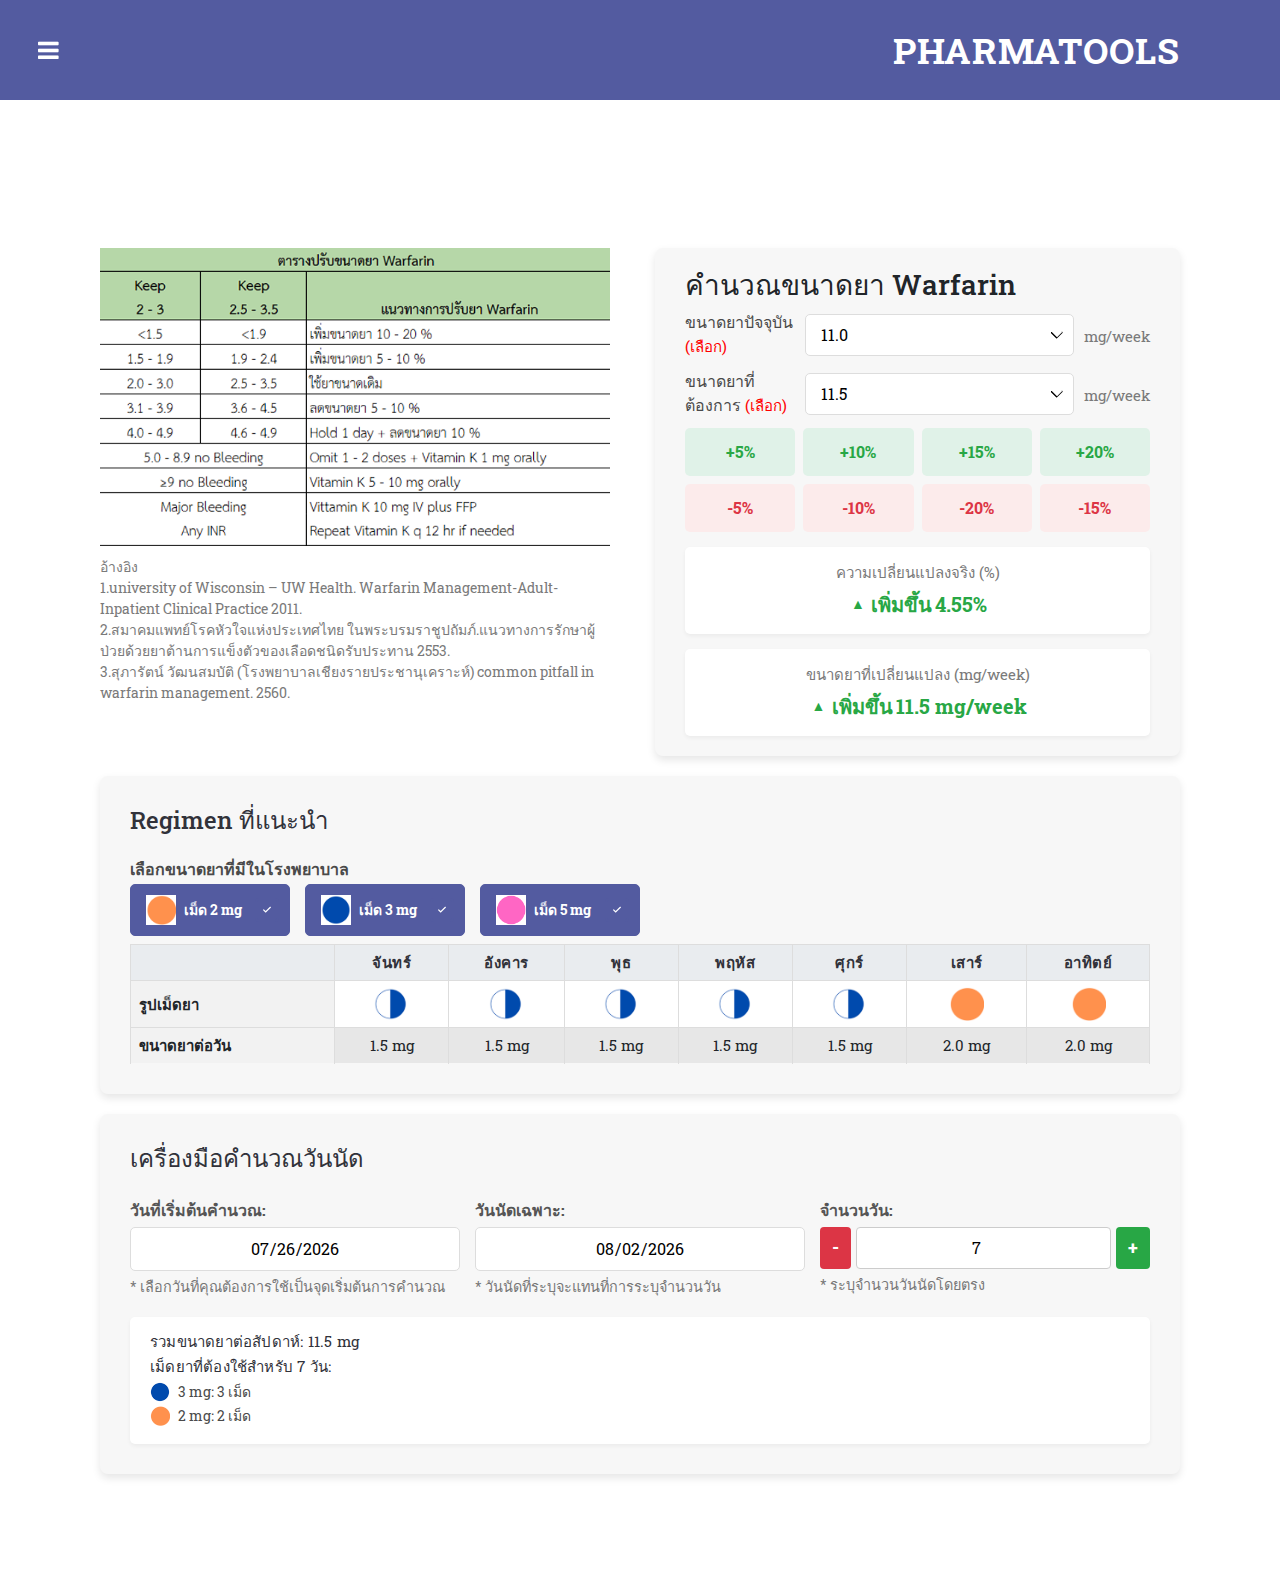
<file: Warfarin_Calculator.html>
<!DOCTYPE html>
<html lang="en">
  <head>
    <meta charset="utf-8">
    <meta name="viewport" content="width=device-width, initial-scale=1, shrink-to-fit=no">
    <meta name="description" content="">
    <meta name="author" content="">
    <title>Pharma Tools</title>
    <link href="vendor/bootstrap/css/bootstrap.min.css" rel="stylesheet">
    <link rel="stylesheet" href="https://cdnjs.cloudflare.com/ajax/libs/font-awesome/5.15.4/css/all.min.css" integrity="sha512-1ycn6IcaQQ40/MKBW2W4Rhis/DbILU74C1vSrLJxCq57o941Ym01SwNsOMqvEbFlcgUa6xLiPY/NS5R+E6ztJQ==" crossorigin="anonymous" referrerpolicy="no-referrer" />
    <link rel="stylesheet" href="assets/css/templatemo-style.css">
    <link rel="stylesheet" href="assets/css/owl.css">
    <link rel="stylesheet" href="assets/css/warfarin-calculator.css">
  </head>
<body class="is-preload">
    <div id="wrapper">
      <div id="main">
          <div class="inner">
            <header id="header">
              <div class="logo">
                <a href="Warfarin_Calculator.html">PharmaTools</a>
              </div>
            </header>
            <section class="right-image">
              <div class="container-fluid">
                <div class="row">
                  <div class="col-md-6">
                    <div class="left-content">
                      <br><br><img src="image/GuidelineWarfarinAdjust.png" alt="">
                      <div class="reference-label">
                          อ้างอิง <br>1.university of Wisconsin – UW Health. Warfarin Management-Adult-Inpatient Clinical Practice 2011.
                                <br>2.สมาคมแพทย์โรคหัวใจแห่งประเทศไทย ในพระบรมราชูปถัมภ์.แนวทางการรักษาผู้ป่วยด้วยยาต้านการแข็งตัวของเลือดชนิดรับประทาน 2553.
                                <br>3.สุภารัตน์ วัฒนสมบัติ (โรงพยาบาลเชียงรายประชานุเคราะห์) common pitfall in warfarin management. 2560.
                      </div>
                    </div>
                  </div>
                  <div class="col-md-6">
                      <br><br><div class="warfarin-calculator">
                          <h3>คำนวณขนาดยา Warfarin</h3>
                          <div class="input-row current-dose">
                              <label>ขนาดยาปัจจุบัน<span style="color: red;"> (เลือก)</span></label>
                              <select id="currentDose" class="dose-select"></select>
                              <span>mg/week</span>
                          </div>

                          <div class="input-row target-dose">
                              <label>ขนาดยาที่ต้องการ<span style="color: red;"> (เลือก)</span></label>
                              <select id="targetDose" class="dose-select"></select>
                              <span>mg/week</span>
                          </div>

                          <div class="button-grid">
                              <button class="positive" data-percentage="5">+5%</button>
                              <button class="positive" data-percentage="10">+10%</button>
                              <button class="positive" data-percentage="15">+15%</button>
                              <button class="positive" data-percentage="20">+20%</button>
                              <button class="negative" data-percentage="-5">-5%</button>
                              <button class="negative" data-percentage="-10">-10%</button>
                              <button class="negative" data-percentage="-20">-20%</button>
                              <button class="negative" data-percentage="-15">-15%</button>
                          </div>

                          <div class="output-section">
                              <div class="output-row change-percentage" id="actualChangePercent">
                                  <div class="label">ความเปลี่ยนแปลงจริง <br>(%)</div>
                                  <div class="value">
                                      <span class="icon" id="percentIcon"></span> <span id="percentText"></span> 0.00%
                                  </div>
                              </div>

                              <div class="output-row change-dose" id="changedDose">
                                  <div class="label">ขนาดยาที่เปลี่ยนแปลง <br>(mg/week)</div>
                                  <div class="value">
                                      <span class="icon" id="doseIcon"></span> <span id="doseText"></span> 0.00 mg/week
                                  </div>
                              </div>
                          </div>
                      </div>
                  </div>
                </div>
                  <section class="regimen-section">
                <div class="container-fluid">
                    <div class="row">
                        <div class="col-md-12">
                            <div class="regimen-calculator-container">
                                <div class="pill-selection-group">
                                    <h3>Regimen ที่แนะนำ</h3>
                                    <h6>เลือกขนาดยาที่มีในโรงพยาบาล</h6>
                                    <div class="pill-options-container">
                                        <input type="checkbox" id="pill2mg" value="2.0" checked>
                                        <label for="pill2mg" class="pill-option-label">
                                            <img src="image/warf2.0.png" alt="2 mg" class="pill-selection-image">
                                            <span>เม็ด 2 mg</span>
                                        </label>

                                        <input type="checkbox" id="pill3mg" value="3.0" checked>
                                        <label for="pill3mg" class="pill-option-label">
                                            <img src="image/warf3.0.png" alt="3 mg" class="pill-selection-image">
                                            <span>เม็ด 3 mg</span>
                                        </label>

                                        <input type="checkbox" id="pill5mg" value="5.0" checked>
                                        <label for="pill5mg" class="pill-option-label">
                                            <img src="image/warf5.0.png" alt="5 mg" class="pill-selection-image">
                                            <span>เม็ด 5 mg</span>
                                        </label>
                                    </div>
                                </div>
                                <table class="regimen-table">
                                    <thead>
                                        <tr>
                                            <th></th>
                                            <th>จันทร์</th>
                                            <th>อังคาร</th>
                                            <th>พุธ</th>
                                            <th>พฤหัส</th>
                                            <th>ศุกร์</th>
                                            <th>เสาร์</th>
                                            <th>อาทิตย์</th>
                                        </tr>
                                    </thead>
                                    <tbody id="regimenTableBody">
                                        <tr id="pillImageRow">
                                            <td class="row-label">รูปเม็ดยา</td>
                                        </tr>
                                        <tr id="dailyDoseRow">
                                            <td class="row-label">ขนาดยาต่อวัน</td>
                                        </tr>
                                    </tbody>
                                </table>
                            </div>
                            <section class="appointment-calculator-section">
                <div class="container-fluid">
                    <div class="row">
                        <div class="col-md-12">
                            <div class="appointment-calculator">
                                <h3>เครื่องมือคำนวณวันนัด</h3>
                                <div class="appointment-inputs-row">
                                    <div class="input-group-third">
                                        <label for="startDateInput">วันที่เริ่มต้นคำนวณ:</label>
                                        <input type="date" id="startDateInput">
                                        <span class="input-hint">* เลือกวันที่คุณต้องการใช้เป็นจุดเริ่มต้นการคำนวณ</span>
                                    </div>

                                    <div class="input-group-third">
                                        <label for="specificDateInput">วันนัดเฉพาะ:</label>
                                        <input type="date" id="specificDateInput">
                                        <span class="input-hint">* วันนัดที่ระบุจะแทนที่การระบุจำนวนวัน</span>
                                    </div>

                                    <div class="input-group-third">
                                        <label for="daysInput">จำนวนวัน:</label>
                                        <div class="days-input-control"> <button id="subtractDaysBtn" class="day-mod-btn" data-step="-1">-</button>
                                            <input type="number" id="daysInput" placeholder="เช่น 7, 14" value="0">
                                            <button id="addDaysBtn" class="day-mod-btn" data-step="1">+</button>
                                        </div>
                                        <span class="input-hint">* ระบุจำนวนวันนัดโดยตรง</span>
                                    </div>
                                </div>
                                <div class="regimen-summary-container">
                                    <div id="regimenSummary">
                                        <p class="summary-placeholder">กำลังคำนวณสรุปเม็ดยา...</p> </div>
                                </div>
                            </div>
                        </div>
                    </div>
                </div>
            </section>
                        </div>
                    </div>
                </div>
            </section>
              </div>
            </section>
          </div>
      </div>
      <div id="sidebar">
          <div class="inner">
            <section id="search" class="alt" style="text-align: center;">
               <a href="BodyWeight_Calculator.html">
               <img src="image/logo.png" alt="Search" class="search-icon" />
               </a>
            </section>
            <nav id="menu">
              <ul>
                <li><a href="BodyWeight_Calculator.html">หน้าหลัก</a></li>
                <li><a href="BodyWeight_Calculator.html?_ijt=mjtoitju1eg9u254rmlpl5fm7e&_ij_reload=RELOAD_ON_SAVE#ibw-abw-calculator">โปรแกรมคำนวณน้ำหนักทางคลินิก</a></li>
                <li><a href="BodyWeight_Calculator.html?_ijt=mjtoitju1eg9u254rmlpl5fm7e&_ij_reload=RELOAD_ON_SAVE#crcl-calculator">โปรแกรมคำนวณ CrCl</a></li>
                <li>
                <span class="opener">โปรแกรม Warfarin</span>
                  <ul>
                    <li><a href="Warfarin_Calculator.html">คำนวณขนาดยา Warfarin</a></li>
                    <li><a href="Warfarin_Calculator.html">เช็ครายการ Drug interaction Warfarin</a></li>
                  </ul>
                </li>
                <li><a href="Warfarin_Calculator.html">โปรแกรมคำนวณขนาดยาฉีด</a></li>
                <li><a href="pediatric-dosage.html">โปรแกรมคำนวณขนาดยาน้ำสำหรับเด็กเล็ก</a></li>
                <li><a href="Warfarin_Calculator.html">โปรแกรมคำนวณขนาดยาสำหรับเด็กโต</a></li>
                <li>
                <span class="opener">ยาที่ห้ามใช้ในหญิงตั้งครรภ์และให้นมบุตร</span>
                  <ul>
                    <li><a href="preg-lactation.html">ยาที่ห้ามใช้ในหญิงตั้งครรภ์และให้นมบุตร</a></li>
                    <li><a href="preg-lactation.html?_ijt=fdiaqih49ikbsa2cpsdr7l743j&_ij_reload=RELOAD_ON_SAVE#treatment-guidelines-section">คำแนะนำการรักษาผู้ป่วยตั้งครรภ์และให้นมบุตร</a></li>
                  </ul>
                </li>
                <li><a href="Warfarin_Calculator.html">ยาและอาหารที่ห้ามรับประทานในผู้ป่วย G6PD</a></li>
              </ul>
            </nav>
            <footer id="footer">
              <p class="copyright" >จัดทำโดย นส.ภ. ระพีพัฒน์ ศุภโกศล <br>คณะเภสัชศาสตร์ มหาวิทยาลัยมหาสารคาม
              <br>ช่องทางติดต่อ <a rel="nofollow" href="https://www.facebook.com/raphiphat.suphakosol">Facebook</a></p>
            </footer>
          </div>
        </div>
    </div>
  <script src="vendor/jquery/jquery.min.js"></script>
    <script src="vendor/bootstrap/js/bootstrap.bundle.min.js"></script>
    <script src="assets/js/browser.min.js"></script>
    <script src="assets/js/breakpoints.min.js"></script>
    <script src="assets/js/transition.js"></script>
    <script src="assets/js/owl-carousel.js"></script>
    <script src="assets/js/custom.js"></script>
    <script src="assets/js/warfarin-calculator.js"></script>
</body>
</html>
</file>
<file: assets/css/warfarin-calculator.css>
/* Warfarin Calculator Custom CSS */
/* Additional styles for responsiveness and specific calculator elements */

/* Sections - Remove unwanted borders */
.right-image,
.regimen-section,
.appointment-calculator-section {
    border-bottom: none !important; /* Remove bottom border from these sections */
    border-top: none !important; /* Ensure no top border if any */
}

.warfarin-calculator {
    background-color: #f7f7f7;
    padding: 20px 30px;
    border-radius: 8px;
    box-shadow: 0 4px 8px rgba(0, 0, 0, 0.1);
    margin-bottom: 10px;
    width: 100%;
    box-sizing: border-box;
}

.warfarin-calculator h2 {
    color: #31323a;
    font-size: 24px;
    margin-bottom: 15px;
    text-align: left;
}

/* Input Rows (Dose Selection) */
.input-row {
    display: flex;
    align-items: center;
    margin-bottom: 8px;
    flex-wrap: wrap;
}

.input-row label {
    flex: 1;
    font-size: 16px;
    color: #4a4a4a;
    margin-bottom: 3px;
    min-width: 120px;
}

.input-row .dose-select {
    flex: 2;
    padding: 8px 15px;
    border: 1px solid #ddd;
    border-radius: 5px;
    font-size: 16px;
    margin-right: 10px;
    background-color: #fff;
    min-width: 100px;
}

.input-row span {
    font-size: 15px;
    color: #7a7a7a;
    margin-top: 2px;
}

/* Button Grid */
.button-grid {
    display: grid;
    grid-template-columns: repeat(4, 1fr);
    gap: 8px;
    margin-bottom: 15px;
}

.button-grid button {
    width: 100%;
    padding: 12px 0;
    font-size: 16px;
    font-weight: bold;
    border: none;
    border-radius: 5px;
    cursor: pointer;
    transition: background-color 0.3s ease, color 0.3s ease;
}

.button-grid button.positive {
    background-color: #e0f2e8;
    color: #28a745;
}

.button-grid button.positive:hover {
    background-color: #28a745;
    color: #fff;
}

.button-grid button.negative {
    background-color: #fcebeb;
    color: #dc3545;
}

.button-grid button.negative:hover {
    background-color: #dc3545;
    color: #fff;
}

/* Output Section */
.output-section {
    display: flex;
    justify-content: space-around;
    gap: 15px;
    flex-wrap: wrap;
    margin-top: 15px;
    margin-bottom: 0;
}

.output-row {
    background-color: #fff;
    padding: 15px;
    border-radius: 5px;
    text-align: center;
    flex: 1;
    min-width: 250px;
    box-shadow: 0 2px 4px rgba(0, 0, 0, 0.05);
    display: flex;
    flex-direction: column;
    justify-content: space-between;
}

.output-row .label {
    font-size: 15px;
    color: #7a7a7a;
    margin-bottom: 3px;
    line-height: 1.4;
    display: flex;
    justify-content: center;
    align-items: center;
    flex-wrap: wrap;
}

.output-row .value {
    font-size: 20px;
    font-weight: bold;
    display: flex;
    flex-direction: row;
    align-items: center;
    justify-content: center;
    margin-top: 3px;
    gap: 3px;
}

.output-row .value .top-line {
    display: flex;
    align-items: center;
    font-size: 16px;
    margin-bottom: 0px;
    white-space: nowrap;
}

.output-row .value .number-line {
    font-size: 18px;
    font-weight: bold;
    color: #31323a;
    display: flex;
    align-items: baseline;
    gap: 3px;
}

.output-row .value .icon {
    font-size: 14px;
    width: 20px;
    text-align: center;
}

.output-row .value .icon.increase {
    color: #28a745;
}

.output-row .value .icon.decrease {
    color: #dc3545;
}

/* Appointment Calculator Section */
.appointment-calculator {
    background-color: #f7f7f7;
    padding: 30px;
    border-radius: 8px;
    box-shadow: 0 4px 8px rgba(0, 0, 0, 0.1);
    margin-top: 10px;
    margin-bottom: 10px;
    width: 100%;
    box-sizing: border-box;
}

.appointment-calculator h3 {
    color: #31323a;
    font-size: 24px;
    margin-bottom: 25px;
    text-align: left;
}

.appointment-calculator .form-group {
    margin-bottom: 20px;
}

.appointment-calculator label {
    display: block;
    font-size: 16px;
    color: #4a4a4a;
    margin-bottom: 8px;
}

.appointment-calculator input[type="date"] {
    width: 100%;
    padding: 8px 10px;
    box-sizing: border-box;
    border: 1px solid #ddd;
    border-radius: 5px;
    font-size: 1rem;
    background-color: #fff;
    -webkit-appearance: none;
    appearance: none;
    text-align: center;
    position: relative;
}

.appointment-calculator input[type="date"]::-webkit-calendar-picker-indicator {
    opacity: 0;
    position: absolute;
    left: 0;
    top: 0;
    width: 100%;
    height: 100%;
    cursor: pointer;
    z-index: 2;
    background: transparent;
}

.appointment-calculator input[type="date"]::-webkit-inner-spin-button {
    -webkit-appearance: none;
    margin: 0;
    display: none;
}

.appointment-calculator .appointment-inputs-row {
    display: flex;
    justify-content: space-between;
    gap: 15px;
    margin-bottom: 20px;
    flex-wrap: wrap;
}

.appointment-calculator .input-group-third {
    flex: 1 1 calc(33.33% - 10px);
    min-width: 250px;
    display: flex;
    flex-direction: column;
    align-items: flex-start;
}

.appointment-calculator .input-group-third label {
    font-weight: bold;
    margin-bottom: 5px;
    color: #555;
}

.appointment-calculator .input-group-third input[type="number"] {
    padding: 8px 10px;
    border: 1px solid #ccc;
    border-radius: 4px;
    width: 100%;
    box-sizing: border-box;
    font-size: 1rem;
    text-align: center; /* เพิ่มบรรทัดนี้ */
}

.appointment-calculator .input-hint {
    font-size: 0.9em;
    color: #777;
    margin-top: 5px;
}

.appointment-calculator .days-input-control {
    display: flex;
    align-items: center;
    width: 100%;
}

.appointment-calculator .days-input-control .day-mod-btn {
    padding: 8px 12px;
    font-size: 1.1rem;
    border: none;
    border-radius: 4px;
    cursor: pointer;
    font-weight: bold;
    flex-shrink: 0;
}

.appointment-calculator .days-input-control #subtractDaysBtn {
    background-color: #dc3545;
    color: white;
    margin-right: 5px;
}

.appointment-calculator .days-input-control #addDaysBtn {
    background-color: #28a745;
    color: white;
    margin-left: 5px;
}

.appointment-calculator .input-group {
    display: flex;
    align-items: center;
}

.appointment-calculator .input-group input[type="number"] {
    flex: 1;
    margin-right: 10px;
}

.appointment-calculator .input-group button {
    padding: 10px 15px;
    font-size: 16px;
    border: none;
    border-radius: 5px;
    background-color: #535ba0;
    color: #fff;
    cursor: pointer;
    transition: background-color 0.3s ease;
    flex-shrink: 0;
}

.appointment-calculator .input-group button:hover {
    background-color: #434a8a;
}

.appointment-calculator #specificDateInput {
    background-color: #fff;
    cursor: auto;
}

.regimen-summary-container {
    /* Remove top border from this container if it exists */
    border-top: none !important;
}

/* Regimen Calculator Section */
.regimen-calculator-container {
    background-color: #f7f7f7;
    padding: 30px;
    border-radius: 8px;
    box-shadow: 0 4px 8px rgba(0, 0, 0, 0.1);
    margin-top: 10px;
    margin-bottom: 10px;
    width: 100%;
    box-sizing: border-box;
}

.regimen-calculator-container h3 {
    color: #31323a;
    font-size: 24px;
    margin-bottom: 25px;
    text-align: left;
}

/* ส่วนการเลือกเม็ดยา */
.pill-selection-group {
    margin-bottom: 0px;
}

.pill-selection-group > h6 {
    display: block;
    font-size: 16px;
    font-weight: bold;
    color: #4a4a4a;
    margin-bottom: 5px;
    text-align: left;
}

.pill-options-container {
    display: flex;
    flex-wrap: wrap;
    justify-content: flex-start;
    gap: 15px;
    margin-bottom: 0px;
    padding-left: 0px;
    padding-right: 0px;
    box-sizing: border-box;
}

input[type="checkbox"] {
    -moz-appearance: none;
    -webkit-appearance: none;
    -ms-appearance: none;
    appearance: none;
    display: block;
    position: absolute;
    opacity: 0;
    width: 0;
    height: 0;
    z-index: -1;
    left: 0;
    top: 0;
}

.pill-option-label {
    display: flex;
    flex-direction: row;
    align-items: center;
    justify-content: flex-start;
    padding: 10px 15px;
    border: 1px solid #ccc;
    border-radius: 5px;
    background-color: #eee;
    cursor: pointer;
    transition: background-color 0.2s ease, border-color 0.2s ease;
    box-sizing: border-box;
    position: relative;
    min-height: 50px;
    width: 160px;
    flex-shrink: 0;
    overflow: hidden;
}

.pill-option-label:hover {
    background-color: #d0d0d0;
}

input[type="checkbox"]:checked + .pill-option-label {
    background-color: #535ba0;
    border-color: #535ba0;
    color: #fff;
}

input[type="checkbox"]:checked + .pill-option-label span {
    color: #fff;
}

.pill-selection-image {
    width: 30px;
    height: 30px;
    object-fit: contain;
    margin-right: 8px;
    flex-shrink: 0;
}

.pill-option-label span {
    font-size: 14px;
    font-weight: bold;
    white-space: nowrap;
    color: #4a4a4a;
    flex-grow: 1;
    text-align: left;
    margin-right: 25px;
}

.pill-option-label::after {
    content: '';
    display: inline-block;
    position: absolute;
    right: 10px;
    top: 50%;
    transform: translateY(-50%);
    width: 24px;
    height: 24px;
    background-color: #fff;
    border-radius: 4px;
    border: 2px solid #ccc;
    background-repeat: no-repeat;
    background-position: center;
    background-size: 70%;
    transition: background-color 0.2s ease, border-color 0.2s ease;
}

input[type="checkbox"]:checked + .pill-option-label::after {
    background-color: #535ba0;
    border-color: #535ba0;
    background-image: url("data:image/svg+xml,%3Csvg xmlns='http://www.w3.org/2000/svg' viewBox='0 0 24 24'%3E%3Cpath fill='%23ffffff' d='M9.707 16.707l-4.707-4.707 1.414-1.414L9.707 13.879l7.778-7.778 1.414 1.414z'/%3E%3C/svg%3E");
}

/* Regimen Table */
.regimen-table-container {
    overflow-x: auto;
    -webkit-overflow-scrolling: touch;
    margin-top: 5px;
}

.regimen-table {
    width: 100%;
    border-collapse: collapse;
    min-width: 700px;
    border-top: none; /* Remove the top border of the table */
}

.regimen-table th,
.regimen-table td {
    border: 1px solid #ddd;
    padding: 6px 8px; /* ลดค่า padding ลงจากเดิม 12px 8px */
    text-align: center;
    vertical-align: middle;
    font-size: 15px;
}

.regimen-table th {
    background-color: #e9ecef;
    color: #31323a;
    font-weight: bold;
}

.regimen-table td.row-label {
    background-color: #f2f2f2;
    font-weight: bold;
    text-align: left;
    min-width: 100px;
}

/* Remove bottom border from the last row of the table */
.regimen-table tbody tr:last-child td {
    border-bottom: none;
}

.pill-images-wrapper {
    display: flex;
    justify-content: center;
    align-items: center;
    flex-wrap: wrap;
    gap: 2px; /* ลด gap ลงจากเดิม 5px */
    margin: 0; /* ตรวจสอบให้แน่ใจว่าไม่มี margin */
    padding: 0; /* ตรวจสอบให้แน่ใจว่าไม่มี padding */
}

.pill-images-wrapper .pill-image {
    width: 35px; /* ปรับขนาดรูปภาพให้เล็กลงเล็กน้อยหากจำเป็น */
    height: auto;
    object-fit: contain;
    margin: 0; /* ตรวจสอบให้แน่ใจว่าไม่มี margin */
    padding: 0; /* ตรวจสอบให้แน่ใจว่าไม่มี padding */
}

/* Regimen Summary */
#regimenSummary {
    background-color: #fff;
    padding: 15px 20px;
    border-radius: 5px;
    margin-top: 15px;
    margin-bottom: 0;
    box-shadow: 0 2px 4px rgba(0, 0, 0, 0.05);
    border: none; /* Remove border from regimenSummary if it exists */
}

#regimenSummary p {
    font-size: 15px;
    color: #31323a;
    margin-bottom: 5px;
    line-height: 1.3;
}

#regimenSummary ul {
    list-style: none;
    padding: 0;
    margin-bottom: 0;
}

#regimenSummary li {
    font-size: 14px;
    color: #4a4a4a;
    margin-bottom: 3px;
    display: flex;
    align-items: center;
}

#regimenSummary li img {
    margin-right: 8px;
    width: 20px;
    height: 20px;
    object-fit: contain;
}

#regimenSummary .summary-placeholder {
    text-align: center;
    color: #777;
    margin-bottom: 0;
    padding: 5px 0;
}

/* Reference Section */
.reference-section {
    background-color: #f7f7f7;
    padding: 30px;
    border-radius: 8px;
    box-shadow: 0 4px 8px rgba(0, 0, 0, 0.1);
    margin-top: 10px;
    margin-bottom: 10px;
}

.reference-section h2 {
    color: #31323a;
    font-size: 24px;
    margin-bottom: 25px;
    text-align: center;
}

.reference-image-container {
    text-align: center;
    margin-bottom: 20px;
}

.reference-image-container img {
    max-width: 100%;
    height: auto;
    border-radius: 8px;
}

.reference-label {
    font-size: 14px;
    color: #7a7a7a;
    text-align: left;
    margin-top: 10px;
    line-height: 1.5;
}

/* --- Media Queries for Responsiveness --- */

/* Small devices (phones, 768px and down) */
@media (max-width: 768px) {
    #main > .inner {
        padding: 30px 15px;
    }

    .warfarin-calculator,
    .appointment-calculator,
    .regimen-calculator-container,
    .reference-section {
        padding: 20px;
        margin-left: 0;
        margin-right: 0;
        width: 100%;
        margin-top: 8px;
        margin-bottom: 8px;
    }
    .warfarin-calculator {
        margin-bottom: 8px;
    }

    .warfarin-calculator h3,
    .appointment-calculator h3,
    .regimen-calculator-container h3,
    .reference-section h2 {
        font-size: 20px;
        margin-bottom: 20px;
        text-align: left;
    }

    .input-row {
        flex-direction: column;
        align-items: flex-start;
        margin-bottom: 8px;
    }

    .input-row label {
        width: 100%;
        margin-bottom: 3px;
        text-align: left;
    }

    .input-row .dose-select {
        width: 100%;
        margin-right: 0;
        padding: 6px 15px;
        margin-bottom: 8px;
    }

    .input-row span {
        width: 100%;
        text-align: right;
        margin-top: -12px;
        margin-bottom: 8px;
    }

    .button-grid {
        grid-template-columns: repeat(2, 1fr);
        gap: 8px;
    }

    .button-grid button {
        padding: 10px 0;
        font-size: 14px;
    }

    .output-section {
        flex-direction: column;
        gap: 15px;
    }

    .output-row {
        min-width: unset;
        width: 100%;
        padding: 15px;
    }

    .output-row .value {
        font-size: 18px;
        flex-direction: row;
        justify-content: center;
        align-items: center;
        gap: 5px;
    }
    .output-row .value .top-line {
        font-size: 15px;
        margin-bottom: 0;
    }
    .output-row .value .number-line {
        font-size: 16px;
        gap: 3px;
    }
    .output-row .value .icon {
        font-size: 14px;
        width: 20px;
    }

    .appointment-calculator .appointment-inputs-row {
        flex-direction: column;
        gap: 10px;
    }
    .appointment-calculator .input-group-third {
        min-width: unset;
        width: 100%;
    }
    .appointment-calculator .days-input-control {
        width: 100%;
    }

    .pill-options-container {
        display: flex;
        flex-wrap: wrap;
        justify-content: flex-start;
        gap: 8px;
        padding: 0;
        margin-bottom: 0px;
        box-sizing: border-box;
        overflow-x: hidden;
    }

    .pill-option-label {
        flex-shrink: 0;
        width: calc(33.33% - 6px);
        max-width: 110px;
        padding: 6px 8px;
        min-height: 40px;
    }

    .pill-selection-image {
        width: 20px;
        height: 20px;
        object-fit: contain;
        margin-right: 4px;
    }

    .pill-option-label span {
        font-size: 11px;
        font-weight: bold;
        white-space: nowrap;
        color: #4a4a4a;
        flex-grow: 1;
        text-align: left;
        margin-right: 15px;
    }
    .pill-option-label::after {
        width: 18px;
        height: 18px;
        line-height: 18px;
        font-size: 12px;
        right: 5px;
    }

    .regimen-table-container {
        overflow-x: auto;
        -webkit-overflow-scrolling: touch;
        padding: 0;
        margin-top: 5px;
    }

    .regimen-table {
        width: 100%;
        display: table;
        min-width: unset;
        font-size: 11px;
        table-layout: fixed;
    }

    .regimen-table th,
    .regimen-table td {
        border: 1px solid #ddd;
        padding: 5px 2px;
        font-size: 10px;
        white-space: normal;
        word-wrap: break-word;
        overflow: hidden;
        text-overflow: ellipsis;
    }

    .regimen-table td.row-label {
        min-width: 60px;
        width: 20%;
    }

    .regimen-table th:nth-child(n+2),
    .regimen-table td:nth-child(n+2) {
        width: calc(80% / 7);
        max-width: calc(80% / 7);
    }

    .pill-images-wrapper {
        display: flex;
        flex-direction: column;
        justify-content: center;
        align-items: center;
        gap: 2px;
    }

    .pill-images-wrapper .pill-image {
        width: 18px;
        height: 18px;
    }

    #regimenSummary p, #regimenSummary li {
        font-size: 13px;
    }
}

/* Extra small devices (less than 480px, for very small phones) */
@media (max-width: 480px) {
    .warfarin-calculator,
    .appointment-calculator,
    .regimen-calculator-container,
    .reference-section {
        padding: 10px;
        margin-top: 5px;
        margin-bottom: 5px;
    }
    .warfarin-calculator {
        margin-bottom: 5px;
    }

    .warfarin-calculator h3,
    .appointment-calculator h3,
    .regimen-calculator-container h3,
    .reference-section h2 {
        font-size: 18px;
        text-align: left;
    }

    .input-row {
        margin-bottom: 5px;
    }

    .input-row label {
        margin-bottom: 2px;
    }

    .input-row .dose-select {
        padding: 5px 10px;
        font-size: 14px;
        margin-bottom: 5px;
    }

    .input-row span {
        font-size: 13px;
        margin-top: -8px;
        margin-bottom: 5px;
    }

    .button-grid {
        grid-template-columns: repeat(2, 1fr);
        gap: 5px;
    }

    .button-grid button {
        padding: 8px 0;
        font-size: 12px;
    }

    .output-row .value {
        font-size: 16px;
        gap: 3px;
    }
    .output-row .value .top-line {
        font-size: 13px;
    }
    .output-row .value .number-line {
        font-size: 14px;
        gap: 2px;
    }
    .output-row .value .icon {
        font-size: 12px;
        width: 16px;
    }

    .pill-options-container {
        gap: 5px;
        padding: 0 2px;
        justify-content: flex-start;
        margin-bottom: 0px;
    }

    .pill-option-label {
        width: calc(33.33% - 4px);
        max-width: 90px;
        padding: 4px 6px;
        min-height: 35px;
    }
    .pill-selection-image {
        width: 16px;
        height: 16px;
        margin-right: 3px;
    }
    .pill-option-label span {
        font-size: 9px;
        margin-right: 10px;
    }
    .pill-option-label::after {
        width: 14px;
        height: 14px;
        line-height: 14px;
        font-size: 9px;
        right: 3px;
    }

    .regimen-table-container {
        padding: 0;
        margin-top: 5px;
    }

    .regimen-table th,
    .regimen-table td {
        border: 1px solid #ddd;
        padding: 3px 1px;
        font-size: 8px;
    }

    .regimen-table td.row-label {
        min-width: 45px;
        width: 20%;
    }

    .regimen-table th:nth-child(n+2),
    .regimen-table td:nth-child(n+2) {
        width: calc(80% / 7);
        max-width: calc(80% / 7);
    }

    .pill-images-wrapper .pill-image {
        width: 16px;
        height: 16px;
    }

    #regimenSummary p, #regimenSummary li {
        font-size: 11px;
    }
}

/* Ensure images within the main content are responsive */
#main img {
    max-width: 100%;
    height: auto;
    display: block;
}

/* General overrides for template's input/select if they conflict */
.forms input, .forms select, .forms textarea {
    margin-bottom: 20px;
}

/* Additional specific adjustments for the select elements */
select.dose-select {
    -webkit-appearance: none;
    -moz-appearance: none;
    appearance: none;
    background-image: url('data:image/svg+xml;charset=US-ASCII,%3Csvg%20xmlns%3D%22http%3A%2F%2Fwww.w3.org%2F2000%2Fsvg%22%20width%3D%22292.4%22%20height%3D%22292.4%22%3E%3Cpath%20fill%3D%22%23000000%22%20d%3D%22M287%2069.4a17.6%2017.6%200%200%200-13%205.7L147.2%20202.7%2018.3%2075.1c-6.7-6.7-17.7-6.7-24.4%200-6.7%206.7-6.7%2017.7%200%2024.4l130.5%20127.9c6.7%206.7%2017.7%206.7%2024.4%200l130.5-127.9c6.7-6.7%206.7-17.7%200-24.4-6.8-6.8-17.7-6.8-24.5-.1z%22%2F%3E%3C%2Fsvg%3E');
    background-repeat: no-repeat;
    background-position: right 10px center;
    background-size: 12px;
    padding-right: 30px;
}
</file>
<file: assets/css/bwandcrclcalculator-styles.css>
/* assets/css/bwandcrclcalculator-styles.css */

/* Remove lines between calculator sections */
#ibw-abw-calculator,
#crcl-calculator {
    border: none !important;
    box-shadow: none !important;
}

#ibw-abw-calculator .calculator-card,
#crcl-calculator .calculator-card {
    border: none !important;
    box-shadow: 0 4px 8px rgba(0, 0, 0, 0.1) !important;
}

/* Override specific styles from templatemo-style.css to remove lines and adjust spacing */
section.tables {
    border-top: none !important;
    margin-top: 30px !important;
    padding-top: 30px !important;
}

/* Apply card shadow, not section shadow */
#ibw-abw-calculator .calculator-card,
#crcl-calculator .calculator-card {
    box-shadow: 0 4px 8px rgba(0, 0, 0, 0.1) !important;
}


/* Calculator Card Styling */
.calculator-card {
    background-color: #f7f7f7;
    padding: 20px 30px;
    border-radius: 8px;
    margin-bottom: 30px;
    display: flex;
    flex-direction: column;
}

.calculator-card > .row {
    display: flex;
    flex-grow: 1;
    align-items: stretch;
    margin-left: -15px;
    margin-right: -15px;
}

.calculator-card .col-md-6 {
    padding-left: 15px;
    padding-right: 15px;
    display: flex;
    flex-direction: column;
}

/* Section Heading Styling */
.section-heading h2 {
    color: #31323a;
    font-size: 24px;
    margin-bottom: 15px;
    text-align: left;
}
.section-heading p {
    color: #7a7a7a;
    font-size: 15px;
    margin-top: -10px;
    margin-bottom: 20px;
    text-align: left;
}

/* Form Group Styling */
.calculator-card .form-group {
    margin-bottom: 20px;
}

.calculator-card label {
    display: block;
    margin-bottom: 8px;
    font-weight: bold;
    color: #4a4a4a;
    font-size: 16px;
    text-align: left;
}

/* Input and Select Styling */
/* Reduced margin-bottom for all form controls in calculator cards */
.calculator-card .form-control {
    width: 100%;
    padding: 8px 15px;
    border: 1px solid #ddd;
    border-radius: 5px;
    font-size: 16px;
    color: #555;
    background-color: #fff;
    transition: all 0.3s ease;
    margin-bottom: 15px !important; /* Keep this to override templatemo's 40px */
}

.calculator-card .form-control:focus {
    border-color: #535ba0;
    box-shadow: 0 0 0 0.2rem rgba(83, 91, 160, 0.25);
}

.calculator-card select.form-control {
    -webkit-appearance: none;
    -moz-appearance: none;
    appearance: none;
    background-image: url('data:image/svg+xml;charset=US-ASCII,%3Csvg%20xmlns%3D%22http%3A%2F%2Fwww.w3.org%2F2000%2Fsvg%22%20width%3D%22292.4%22%20height%3D%22292.4%22%3E%3Cpath%20fill%3D%22%23000000%22%20d%3D%22M287%2069.4a17.6%2017.6%201%200%200-13%205.7L147.2%20202.7%2018.3%2075.1c-6.7-6.7-17.7-6.7-24.4%200-6.7%206.7-6.7%2017.7%200%2024.4l130.5%20127.9c6.7%206.7%2017.7%206.7%2024.4%200l130.5-127.9c6.7-6.7%206.7-17.7%200-24.4-6.8-6.8-17.7-6.8-24.5-.1z%22%2F%3E%3C%2Fsvg%3E');
    background-repeat: no-repeat;
    background-position: right 10px center;
    background-size: 12px;
    padding-right: 30px;
}

/* Result Display Styling */
.result-display {
    background-color: #fff;
    border: none;
    border-radius: 5px;
    padding: 15px;
    margin-top: 0;
    height: 100%;
    display: flex;
    flex-direction: column;
    justify-content: space-around;
    align-items: center;
    box-shadow: 0 2px 4px rgba(0, 0, 0, 0.05);
    flex-grow: 1;
}

.result-display .result-text {
    background-color: #e9ecef;
    padding: 16px 15px;
    border: 1px solid #ddd;
    border-radius: 5px;
    display: flex;
    flex-direction: column;
    width: 100%;
    box-sizing: border-box;
    min-height: 75px;
    margin-bottom: 10px;
    font-size: unset;
    font-weight: unset;
    color: unset;
    text-align: unset;
    line-height: unset;
}

.result-display .result-text:last-child {
    margin-bottom: 0;
}

.result-label {
    font-size: 13px;
    color: #7a7a7a;
    margin-bottom: 2px;
    font-weight: normal;
    text-align: left;
}

.result-value {
    font-size: 18px;
    font-weight: bold;
    color: #31323a;
    line-height: 1.2;
    text-align: left;
    word-wrap: break-word;
}

.result-value.error-message {
    color: red;
    font-weight: normal;
    font-size: 14px;
    padding-top: 8px;
}

/* Notes/Disclaimer Styling */
.notes {
    margin-top: 25px;
    padding-top: 15px;
    border-top: 1px dashed #e0e0e0;
    font-size: 14px;
    color: #7a7a7a;
    line-height: 1.8;
    text-align: left;
}

.notes strong {
    color: #d9534f;
}

/* --- Custom styles for precise SCr input alignment --- */
.crcl-calculator .crcl-scr-input-group {
    display: flex; /* Make it a flex container */
    align-items: center; /* Vertically align items */
    margin-bottom: 20px; /* Consistent spacing below the group */
    gap: 5px; /* Small gap between direct flex items */
    flex-wrap: nowrap !important; /* Force no wrapping for this group */
    justify-content: flex-start; /* Align items to the start */
    width: 100%; /* Ensure the flex container takes full available width */
    /* If still wrapping, consider setting a max-width on the parent column */
}

.crcl-calculator .crcl-scr-input-group label.crcl-scr-label {
    flex-shrink: 0 !important; /* Prevent the label from shrinking */
    flex-grow: 0 !important; /* Prevent the label from growing */
    margin-bottom: 0 !important; /* Remove any bottom margin */
    padding-right: 0 !important; /* Remove any right padding */
    white-space: nowrap !important; /* Force no wrap on label text */
    font-size: 16px !important; /* Ensure font size is consistent */
    line-height: 1.2 !important; /* Adjust line height for better alignment */
    padding-top: 0 !important; /* Remove any extra padding */
    padding-bottom: 0 !important; /* Remove any extra padding */
    width: 170px !important; /* Explicitly set label width, adjust if needed */
    max-width: 170px !important; /* Ensure it doesn't expand beyond this */
    min-width: 170px !important; /* Ensure it doesn't shrink below this */
    text-align: left; /* Align text within its new fixed width */
    box-sizing: border-box; /* Include padding in the width calculation */
}

.crcl-calculator .crcl-scr-input-group input.crcl-scr-input {
    flex-shrink: 0 !important; /* Prevent the input from shrinking */
    flex-grow: 0 !important; /* Prevent the input from growing */
    width: 80px !important; /* Fixed width for the input */
    max-width: 80px !important; /* Max width to ensure it doesn't expand */
    min-width: 60px !important; /* Minimum width to avoid it becoming too small */
    margin-bottom: 0 !important; /* Remove any bottom margin */
    padding: 8px 10px !important; /* Adjust padding for a tighter look */
    height: auto !important; /* Allow height to adjust based on padding */
    line-height: normal !important; /* Reset line-height that might cause issues */
    box-sizing: border-box; /* Include padding in the width calculation */
}

.crcl-calculator .crcl-scr-input-group select.crcl-scr-unit {
    flex-shrink: 0 !important; /* Prevent the select from shrinking */
    flex-grow: 0 !important; /* Prevent the select from growing */
    width: 100px !important; /* Fixed width for the select */
    max-width: 100px !important; /* Max width to ensure it doesn't expand */
    min-width: 80px !important; /* Minimum width for the select dropdown */
    margin-bottom: 0 !important; /* Remove any bottom margin */
    padding: 8px 10px 8px 5px !important; /* Adjust padding for select */
    height: auto !important; /* Allow height to adjust based on padding */
    line-height: normal !important; /* Reset line-height */
    box-sizing: border-box; /* Include padding in the width calculation */
}


/* Overriding specific problematic styles from templatemo-style.css with higher specificity */
/* We already applied !important to individual properties above, but keeping these if needed for other inputs */
/*
.calculator-card input[type="number"],
.calculator-card select,
.calculator-card input[type="text"],
.calculator-card textarea {
    margin-bottom: 15px !important;
}
*/
/* Ensure the .forms override doesn't affect our specific SCr inputs */
.forms .calculator-card input,
.forms .calculator-card select,
.forms .calculator-card textarea {
    margin-bottom: 15px !important; /* This should still apply to other form inputs in the calculator */
}

/* --- Specific Styles for CrCl Weight Selection Section --- */

/* Main container for the weight selection group */
.weight-selection-group {
    background-color: #f8f9fa;
    border: 1px solid #e2e6ea;
    border-radius: 8px;
    padding: 15px;
    margin-bottom: 20px;
    text-align: center;
}

/* Label "เลือกน้ำหนักสำหรับ CrCl:" */
.weight-selection-group label.mb-2 {
    font-size: 0.95rem;
    color: #343a40;
    margin-bottom: 10px !important;
    display: block;
}

/* Container for the radio pills - now allows wrapping on small screens */
.crcl-weight-options {
    display: flex;
    flex-wrap: nowrap; /* Default: try to keep on one line */
    justify-content: center;
    gap: 7px;
    margin-bottom: 10px;
}

/* Styling for the pill-like radio buttons */
.btn-radio-pill {
    display: inline-flex;
    align-items: center;
    justify-content: center;
    padding: 7px 10px;
    border: 1px solid #ced4da;
    border-radius: 7px;
    background-color: #e9ecef; /* Default background for unselected */
    color: #495057; /* Default text color for unselected */
    cursor: pointer;
    transition: all 0.2s ease-in-out;
    flex-shrink: 0;
    flex-grow: 0;
    text-align: center;
    font-size: 13px;
    min-width: 80px;
    white-space: nowrap;
    box-sizing: border-box;
}

.btn-radio-pill:hover {
    background-color: #dee2e6;
}

/* Unified style for ALL checked weight selection buttons */
input[type="radio"][name="crcl-weight-type"]:checked + .btn-radio-pill {
    background-color: #28a745; /* Green - Different from primary blue, not like Warfarin example */
    color: #fff;
    border-color: #28a745;
    box-shadow: 0 0 0 0.2rem rgba(40, 167, 69, 0.25);
}


/* Ensure the pull button is full width below the pills */
.weight-selection-group .btn-primary {
    width: 100%;
    font-size: 14px;
    padding: 7px 10px;
}


/* --- Media Queries for Responsiveness --- */

@media (max-width: 768px) {
    #main > .inner {
        padding: 30px 15px;
    }
    .calculator-card {
        padding: 20px;
        margin-left: 0;
        margin-right: 0;
        width: 100%;
        margin-top: 8px;
        margin-bottom: 8px;
        flex-direction: column;
    }
    .section-heading h2,
    .section-heading p {
        font-size: 20px;
        margin-bottom: 20px;
        text-align: left;
    }
    .calculator-card > .row {
        flex-direction: column;
    }
    .calculator-card .col-md-6 {
        max-width: 100%;
        flex: 0 0 100%;
        padding-left: 15px;
        padding-right: 15px;
        margin-bottom: 20px;
    }
    .calculator-card .col-md-6:last-child {
        margin-bottom: 0;
    }
    .calculator-card .form-group {
        margin-bottom: 15px;
    }
    .calculator-card label {
        margin-bottom: 5px;
    }
    .calculator-card .form-control {
        padding: 6px 15px;
        font-size: 14px;
        margin-bottom: 10px !important;
    }
    .result-display {
        margin-top: 0;
        padding: 15px;
        height: auto;
    }
    .result-display .result-text {
        padding: 16px 10px;
        min-height: 65px;
        margin-bottom: 8px;
    }
    .result-label {
        font-size: 12px;
    }
    .result-value {
        font-size: 16px;
    }
    .notes {
        margin-top: 20px;
        padding-top: 15px;
        font-size: 13px;
    }
    /* Mobile specific adjustments for CrCl weight selection */
    .weight-selection-group {
        padding: 12px;
        margin-bottom: 15px;
    }
    .weight-selection-group label.mb-2 {
        font-size: 0.9rem;
        margin-bottom: 8px !important;
    }
    /* Allow pills to wrap on smaller screens */
    .crcl-weight-options {
        gap: 5px;
        margin-bottom: 8px;
        flex-wrap: wrap; /* Allow wrapping */
        justify-content: center; /* Center items when wrapped */
    }
    .btn-radio-pill {
        padding: 6px 9px;
        font-size: 12px;
        min-width: unset;
        flex-basis: auto;
        flex-grow: 1;
        max-width: 100%;
    }
    .weight-selection-group .btn-primary {
        font-size: 13px;
        padding: 6px 9px;
    }

    /* SCr row adjustments for mobile - IMPORTANT: Fixed widths for single line */
    .crcl-calculator .crcl-scr-input-group {
        flex-wrap: nowrap !important; /* Force no wrap on mobile for SCr line */
        justify-content: flex-start; /* Align to start */
        gap: 5px; /* Maintain small gap */
    }
    .crcl-calculator .crcl-scr-input-group label.crcl-scr-label {
        flex-shrink: 0 !important; /* Don't shrink label */
        flex-grow: 0 !important; /* Don't grow label */
        white-space: nowrap !important; /* Force no wrap on label */
        font-size: 14px !important; /* Adjust font size for better fit */
        line-height: 1.2 !important; /* Adjust line height for better alignment */
        width: 140px !important; /* Explicitly set width for label on medium screens */
        max-width: 140px !important;
        min-width: 140px !important;
        text-align: left; /* Keep left alignment for better readability */
    }
    .crcl-calculator .crcl-scr-input-group input.crcl-scr-input {
        flex-shrink: 0 !important; /* Don't shrink input */
        flex-grow: 0 !important; /* Don't grow input */
        width: 60px !important; /* Fixed width for input on small screens */
        max-width: 60px !important; /* Max width to ensure it doesn't expand */
        min-width: 60px !important; /* Minimum width to avoid it becoming too small */
        padding: 6px 8px !important; /* Adjust padding for a tighter look */
        height: auto !important; /* Ensure height is flexible */
        line-height: normal !important; /* Ensure line-height is normal */
        box-sizing: border-box; /* Include padding in the width calculation */
    }
    .crcl-calculator .crcl-scr-input-group select.crcl-scr-unit {
        flex-shrink: 0 !important; /* Don't shrink select */
        flex-grow: 0 !important; /* Don't grow select */
        width: 80px !important; /* Fixed width for select on small screens */
        max-width: 80px !important; /* Max width to ensure it doesn't expand */
        min-width: 80px !important; /* Minimum width for the select dropdown */
        padding: 6px 8px 6px 5px !important; /* Adjust padding for select */
        height: auto !important; /* Ensure height is flexible */
        line-height: normal !important; /* Ensure line-height is normal */
        box-sizing: border-box; /* Include padding in the width calculation */
    }
}

@media (max-width: 480px) {
    .calculator-card {
        padding: 15px;
        margin-top: 5px;
        margin-bottom: 5px;
    }
    .section-heading h2,
    .section-heading p {
        font-size: 18px;
        margin-bottom: 15px;
    }
    .calculator-card .form-group {
        margin-bottom: 10px;
    }
    .calculator-card .form-control {
        padding: 5px 10px;
        font-size: 13px;
        margin-bottom: 8px !important;
    }
    .calculator-card label {
        font-size: 14px;
        margin-bottom: 3px;
    }
    .result-display {
        margin-top: 0;
        padding: 10px;
    }
    .result-display .result-text {
        padding: 16px 8px;
        min-height: 55px;
        margin-bottom: 5px;
    }
    .result-label {
        font-size: 10px;
    }
    .result-value {
        font-size: 14px;
    }
    .notes {
        margin-top: 15px;
        padding-top: 10px;
        font-size: 12px;
    }
    /* Further adjustments for very small screens */
    .crcl-weight-options {
        gap: 4px;
    }
    .btn-radio-pill {
        padding: 5px 8px;
        font-size: 11px;
    }

    /* SCr row adjustments for extra small screens - More aggressive fixed widths */
    .crcl-calculator .crcl-scr-input-group {
        gap: 3px; /* Even smaller gap */
        flex-wrap: nowrap !important; /* Ensure no wrapping on extremely small screens */
        justify-content: flex-start;
    }
    .crcl-calculator .crcl-scr-input-group label.crcl-scr-label {
        font-size: 12px !important; /* Smaller font for label */
        white-space: nowrap !important; /* Important for preventing wrap */
        flex-shrink: 0 !important; /* Important */
        flex-grow: 0 !important; /* Important */
        width: 115px !important; /* Adjust this value as needed to fit the text 'ค่า Serum Creatinine (SCr):' on very small screens */
        max-width: 115px !important;
        min-width: 115px !important;
        text-align: right; /* Align text to the right within its fixed width */
        padding-right: 5px !important; /* Add a small gap between label and input */
    }
    .crcl-calculator .crcl-scr-input-group input.crcl-scr-input {
        width: 50px !important; /* Even smaller fixed width for input */
        max-width: 50px !important;
        min-width: 50px !important;
        padding: 5px 5px !important; /* Even tighter padding */
        height: auto !important; /* Ensure height is flexible */
        line-height: normal !important; /* Ensure line-height is normal */
        flex-shrink: 0 !important; /* Important */
        flex-grow: 0 !important; /* Important */
    }
    .crcl-calculator .crcl-scr-input-group select.crcl-scr-unit {
        width: 60px !important; /* Even smaller fixed width for select */
        max-width: 60px !important;
        min-width: 60px !important;
        padding: 5px 5px 5px 3px !important; /* Even tighter padding for select */
        height: auto !important; /* Ensure height is flexible */
        line-height: normal !important; /* Ensure line-height is normal */
        flex-shrink: 0 !important; /* Important */
        flex-grow: 0 !important; /* Important */
    }
}

/* Add this to your assets/css/bwandcrclcalculator-styles.css file */

.toggle-formula-btn {
    margin-top: 10px; /* Adjust spacing as needed */
    margin-bottom: 10px;
    width: auto; /* Make button fit content */
    padding: 5px 15px;
    font-size: 14px;
    border-radius: 5px;
    display: block; /* Make it a block element to take full width if desired, or inline-block */
    margin-left: 0; /* Align left */
}

.formula-content {
    display: none; /* Hide formulas by default */
    padding: 10px;
    border: 1px dashed #e0e0e0;
    border-radius: 5px;
    margin-top: 10px;
    background-color: #f0f0f0;
    font-size: 14px;
    color: #555;
    line-height: 1.6;
}

.formula-content p {
    margin-bottom: 0; /* Remove extra margin from paragraphs inside formula content */
}

/* Adjustments for notes section if needed */
.calculator-card .notes {
    padding-top: 15px; /* Ensure space above the button */
    border-top: 1px dashed #e0e0e0; /* Keep the dashed line */
}

/* If you need more specific control over button alignment in notes */
.calculator-card .notes button.toggle-formula-btn {
    text-align: left;
    margin-left: 0;
}

/* --- การแก้ไขสำหรับ CrCl SCr Input Group --- */

/* โดยรวมของ form-group ที่มี label, input, select ในบรรทัดเดียวกัน */
.calculator-card .form-group.crcl-scr-input-group {
    display: flex;
    align-items: center;
    flex-wrap: nowrap; /* เปลี่ยนกลับเป็น nowrap เพื่อป้องกันการขึ้นบรรทัดบนเดสก์ท็อป */
    margin-bottom: 15px;
}

/* สำหรับ Label ของ "ค่า Serum Creatinine (SCr):" */
.calculator-card .form-group.crcl-scr-input-group .crcl-scr-label {
    flex-shrink: 0;
    margin-right: 10px;
    white-space: nowrap;
    min-width: 150px;
    text-align: right;
    padding-left: 0 !important;
    padding-right: 0 !important;
    width: auto !important;
    line-height: inherit;
    margin-bottom: 0 !important;
    text-align: left;
}

/* สำหรับ Input Field ของ SCr */
.calculator-card .form-group.crcl-scr-input-group .crcl-scr-input {
    flex-grow: 1; /* ให้ input ยืดเต็มพื้นที่ที่เหลือ */
    max-width: 150px; /* เพิ่ม max-width ให้ input field กว้างขึ้นเล็กน้อย */
    margin-right: 5px;
    height: 40px !important;
    line-height: 40px !important;
    margin-bottom: 0 !important;
    padding-left: 10px !important;
    padding-right: 10px !important;
}

/* สำหรับ Select หน่วยของ SCr */
.calculator-card .form-group.crcl-scr-input-group .crcl-scr-unit {
    flex-shrink: 0;
    width: 90px !important; /* หรือลอง 100px ถ้า 90px ยังแคบไปสำหรับข้อความ */
    height: 40px !important;
    line-height: 40px !important; /* ควรทำให้ข้อความอยู่ตรงกลางแนวตั้ง */
    margin-bottom: 0 !important;
    padding: 0 5px !important; /* ปรับ padding: 0px ที่ด้านบน/ล่าง และ 5px ที่ด้านซ้าย/ขวา */
    text-align-last: center; /* จัดข้อความใน select box ให้อยู่ตรงกลางแนวนอน */
    vertical-align: middle; /* เพิ่มคุณสมบัตินี้เพื่อช่วยจัดกลางแนวตั้ง */
    -webkit-appearance: none; /* สำหรับบาง browser ที่อาจมีการจัดค่าเริ่มต้น */
    -moz-appearance: none;
    appearance: none;
    background-image: url('data:image/svg+xml;charset=US-ASCII,%3Csvg%20xmlns%3D%22http%3A%2F%2Fwww.w3.org%2F2000%2Fsvg%22%20width%3D%22292.4%22%20height%3D%22292.4%22%3E%3Cpath%20fill%3D%22%23000000%22%20d%3D%22M287%2069.4a17.6%2017.6%200%200%200-13%205.7L146.2%20220.3%2017.4%2075.1c-3.1-3.5-7.7-5.6-12.9-5.6-5.2%200-9.8%202.1-12.9%205.6-6.5%207.3-6.5%2018.8%200%2026.1L134.1%20269c6.3%207.2%2016.7%207.2%2023%200l128.5-147.3c6.5-7.3%206.5-18.8%200-26.1z%22%2F%3E%3C%2Fsvg%3E'); /* เพิ่มลูกศร Dropdown */
    background-repeat: no-repeat, repeat;
    background-position: right .7em top 50%, 0 0;
    background-size: .65em auto, 100%;
}
.error-message {
    color: red !important; /* ใช้ !important เพื่อให้แน่ใจว่าสีจะถูกบังคับใช้ */
    font-weight: bold; /* อาจจะเพิ่มความหนาของตัวอักษรเพื่อเน้น */
}
</file>
<file: assets/css/templatemo-style.css>
@import url(fontawesome.css);
@import url("https://fonts.googleapis.com/css?family=Roboto+Slab:400,700");

body {
	font-family: 'Roboto Slab', sans-serif;
}

/* Basic */
input, select, textarea {
	outline: none;
}

a:hover {
	color: #FC3;
	text-decoration: none;
}

p {
	font-size: 14px;
	line-height: 25px;
	color: #7a7a7a;
	letter-spacing: 0.2px;
}

h4 {
	font-size: 19px;
	font-weight: 700;
	color: #31323a;
	letter-spacing: 0.25px;
}

img {
	width: 100%;
	overflow: hidden;
}

.primary-button a,
button {
	font-size: 14px;
	font-weight: 700;
	text-transform: uppercase;
    background-color: transparent;
	display: inline-block;
	padding: 8px 20px;
	color: #535ba0;
	border: 2px solid #535ba0;
	transition: all 0.5s;
}
.primary-button a:hover,
button:hover {
	color: #fff;
	background-color: rgba(83,91,160,1);
}

section#search {
	border-bottom: none;
	padding-bottom: 0px;
}

section {
	border-bottom: 3px solid #eee;
	padding-bottom: 0px;
}

/* Wrapper */

#wrapper {
    display: -moz-flex;
    display: -webkit-flex;
    display: -ms-flex;
    display: flex;
    -moz-flex-direction: row-reverse;
    -webkit-flex-direction: row-reverse;
    -ms-flex-direction: row-reverse;
    flex-direction: row-reverse;
    min-height: 100vh;
}


/* Main */

#main {
    -moz-flex-grow: 1;
    -webkit-flex-grow: 1;
    -ms-flex-grow: 1;
    flex-grow: 1;
    -moz-flex-shrink: 1;
    -webkit-flex-shrink: 1;
    -ms-flex-shrink: 1;
    flex-shrink: 1;
    width: 100%;
}

#main > .inner {
    padding: 100px;
}

/* Banner */
.main-banner .container-fluid {
	padding-left: 0px;
	padding-right: 0px;
}
.main-banner .banner-content {
	background-image: url(../images/main-banner.jpg);
	background-size: cover;
	background-repeat: no-repeat;
}

.main-banner .banner-content .banner-caption {
    max-width: 450px;
	background-color: rgba(250,250,250,0.95);
	margin: 50px;
	padding: 50px;
}

.main-banner .banner-content .banner-caption h4 {
	font-size: 38px;
	font-weight: 700;
	color: #31323a;
	letter-spacing: 0.25px;
	margin: 0px;
}

.main-banner .banner-content .banner-caption em {
	font-style: normal;
	color: #535ba0;
}

.main-banner .banner-content .banner-caption span {
	font-size: 15px;
	color: #aaaaaa;
	letter-spacing: 0.5px;
	display: inline-block;
	margin-top: 20px;
	margin-bottom: 20px;
}

.main-banner .banner-content .banner-caption p {
	margin-bottom: 30px;
}


/* Services */

.services {
	margin-top: 100px;
}

.services .container-fluid {
	padding-left: 13px;
	padding-right: 13px;
}

.services .col-md-4 {
	padding-left: 2px;
	padding-right: 2px;
}

.services .service-item {
	margin-bottom: 3px;
	background-color: #eaebef;
	padding: 50px;
	text-align: center;
	transition: all 0.5s;
}

.services .service-item .icon {
	width: 50px;
	height: 50px;
	display: inline-block;
	margin-bottom: 30px;
	background-size: cover;
	background-repeat: no-repeat;
	transition: all 0.5s;
}

.services .first-item .icon {
	background-image: url(../images/icon_01.png);
}
.services .first-item:hover .icon {
	background-image: url(../images/icon_hover_01.png);
}

.services .second-item .icon {
	background-image: url(../images/icon_02.png);
}
.services .second-item:hover .icon {
	background-image: url(../images/icon_hover_02.png);
}

.services .third-item .icon {
	background-image: url(../images/icon_03.png);
}
.services .third-item:hover .icon {
	background-image: url(../images/icon_hover_03.png);
}

.services .fourth-item .icon {
	background-image: url(../images/icon_04.png);
}
.services .fourth-item:hover .icon {
	background-image: url(../images/icon_hover_04.png);
}

.services .fivth-item .icon {
	background-image: url(../images/icon_05.png);
}
.services .fivth-item:hover .icon {
	background-image: url(../images/icon_hover_05.png);
}

.services .sixth-item .icon {
	background-image: url(../images/icon_06.png);
}
.services .sixth-item:hover .icon {
	background-image: url(../images/icon_hover_06.png);
}

.services .service-item:hover {
	background-color: #535ba0;
}
.services .service-item:hover h4,
.services .service-item:hover p {
	color: #fff;
}

.services .service-item h4 {
	margin-bottom: 20px;
	transition: all 0.5s;
}

.services .service-item  p {
	margin-bottom: 0px;
	transition: all 0.5s;
}

/* Top Image */

.top-image {
	margin-top: 100px;
}

.top-image .container-fluid {
	padding-left: 0px;
	padding-right: 0px;
}

.top-image h4 {
	margin: 30px 0px 20px 0px;
}

.top-image .primary-button {
	margin-top: 30px;
}

/* Left Image */
.left-image {
	margin-top: 100px;
}

.left-image .container-fluid {
	padding-left: 0px;
	padding-right: 0px;
}

.left-image .right-content {
	margin-left: 15px;
}

.left-image h4 {
	margin: 0px 0px 20px 0px;
}

.left-image .primary-button {
	margin-top: 30px;
}

/* Right Image */
section.right-image {
	border-bottom: none;
	padding-bottom: 0px;
}

.right-image {
	margin-top: 0px;
}

.right-image .container-fluid {
	padding-left: 0px;
	padding-right: 0px;
}

.right-image .left-content {
	margin-right: 15px;
}

.right-image h4 {
	margin: 0px 0px 20px 0px;
}

.right-image .primary-button {
	margin-top: 30px;
}

/* Simple Post */
.simple-post {
    margin-top: 80px;
}

.simple-post .container-fluid {
    padding-left: 0px;
    padding-right: 0px;
}

.simple-post p {
    margin-top: 30px;
    margin-bottom: 0px;
}

/* Contact Form */

section.contact-form {
    padding-bottom: 0px;
    border-bottom: none;
}

.contact-form {
    margin-top: 100px;
}

.contact-form .container-fluid {
    padding-left: 0px;
    padding-right: 0px;
}

.contact-form input {
    font-size: 14px;
    color: #7a7a7a;
    width: 100%;
    height: 50px;
    border-radius: 0px;
    border: 2px solid #eee;
    outline: none;
    padding-left: 20px;
    line-height: 50px;
    margin-bottom: 40px;
}

.contact-form input:focus {
    outline: none;
    box-shadow: none;
    border-color: #535ba0;
}

.contact-form textarea {
    font-size: 14px;
    color: #7a7a7a;
    width: 100%;
    max-width: 100%;
    height: 160px;
    max-height: 220px;
    border-radius: 0px;
    border: 2px solid #eee;
    outline: none;
    padding-left: 20px;
    line-height: 50px;
    margin-bottom: 40px;
}

.contact-form textarea:focus {
    outline: none;
    box-shadow: none;
    border-color: #535ba0;
}

.contact-form button {
    font-size: 14px;
    font-weight: 700;
    text-transform: uppercase;
    display: inline-block;
    padding: 8px 20px;
    color: #535ba0;
    background-color: transparent;
    border: 2px solid #535ba0;
    transition: all 0.5s;
    cursor: pointer;
}

.contact-form button:hover {
    color: #fff;
    background-color: rgba(83,91,160,1);
}


/* Tables */

section.tables {
    margin-top: 0px;
    border-top: 3px solid #eee!important;
    padding-top: 0px;
}

section.tables .container-fluid {
    padding-left: 0px;
    padding-right: 0px;
}

.default-table {
    -webkit-overflow-scrolling: touch;
    overflow-x: auto;
    background-color: #f7f7f7;
    padding: 50px;
}

.alternate-table {
    margin-top: 50px;
    -webkit-overflow-scrolling: touch;
    overflow-x: auto;
    background-color: #f7f7f7;
    padding: 50px;
}

.alternate-table table td {
    border-right: 2px solid #f7f7f7;
}

.alternate-table table td:last-child {
    border-right: none;
}


table {
    width: 100%;
}

table tbody tr {
    border-left: 0;
    border-right: 0;
    border-bottom: 1.5px solid #f7f7f7; /* Reduced from 10px */
}

table td {
    padding: 10px 20px; /* Reduced vertical padding from 20px to 10px */
}

table th {
    padding: 0px 20px 20px 20px;
    font-size: 17px;
    font-weight: 700;
    letter-spacing: 0.5px;
    text-align: left;
    text-transform: capitalize;
}

    @media screen and (max-width: 980px) {

        table th {
            font-size: 15px;
        }

    }

table.alt {
    border-collapse: separate;
}

table.alt tbody tr td {
    border: solid 1px;
    border-left-width: 0;
    border-top-width: 0;
}

    table.alt tbody tr td:first-child {
        border-left-width: 1px;
    }

table.alt tbody tr:first-child td {
    border-top-width: 1px;
}

table.alt thead {
    border-bottom: 0;
}

table.alt tfoot {
    border-top: 0;
}

table tbody tr {
    background-color: #e7e7e7;
}

    table tbody tr:nth-child(2n + 1) {
        background-color: #fff;
    }

table th {
    color: #4a4a4a;
}

ul.table-pagination {
    padding: 0;
    margin-top: 30px;
    list-style: none;
    text-align: center;
}

ul.table-pagination li {
    display: inline-block;
}

ul.table-pagination li:first-child {
    float: left;
}

ul.table-pagination li:last-child {
    float: right;
}

ul.table-pagination li a {
    display: inline-block;
    height: 40px;
    background-color: #e7e7e7;
    text-align: center;
    line-height: 40px;
    padding: 0px 15px;
    min-width: 40px;
    color: #4a4a4a;
    text-transform: uppercase;
    font-size: 13px;
    transition: all 0.5s;
}

ul.table-pagination li a:hover,
ul.table-pagination li.active a {
    background-color: #535ba0;
    color: #fff;
}


/* Forms */

section.forms {
    margin-top: 90px;
}

section.forms .container-fluid {
    padding-left: 0px;
    padding-right: 0px;
}

.forms input,
.forms select {
    font-size: 14px;
    color: #7a7a7a;
    width: 100%;
    height: 50px;
    border-radius: 0px;
    border: 2px solid #eee;
    outline: none;
    padding-left: 20px;
    line-height: 50px;
    margin-bottom: 40px;
}

.forms textarea {
    font-size: 14px;
    color: #7a7a7a;
    width: 100%;
    height: 160px;
    max-height: 220px;
    border-radius: 0px;
    border: 2px solid #eee;
    outline: none;
    padding-left: 20px;
    line-height: 50px;
    margin-bottom: 40px;
}

.forms input:focus,
.forms select:focus,
.forms textarea:focus {
    outline: none;
    box-shadow: none;
    border-color: #535ba0;
}

.forms .radio-item,
.forms .circle-item {
    margin-bottom: 30px;
}

input[type="radio"] + label:before {
    border-radius: 0px;
}
/* Buttons */
section.buttons {
    margin-top: 90px;
    border-bottom: none;
    padding-bottom: 0px;
}

section.buttons .container-fluid {
    padding-left: 0px;
    padding-right: 0px;
}

.filled-rectangle-button {
    margin-bottom: 30px;
}
.filled-rectangle-button a {
    font-size: 14px;
    font-weight: 700;
    text-transform: uppercase;
    display: inline-block;
    padding: 8px;
    width: 100%;
    text-align: center;
    letter-spacing: 0.5px;
    color: #fff;
    border: 2px solid #535ba0;
    transition: all 0.5s;
    background-color: rgba(83,91,160,1);
}
.filled-rectangle-button a:hover {
    color: #535ba0;
    background-color: rgba(83,91,160,0.25);
}

.border-rectangle-button {
    margin-bottom: 30px;
}
.border-rectangle-button a {
    font-size: 14px;
    font-weight: 700;
    text-transform: uppercase;
    display: inline-block;
    padding: 8px;
    width: 100%;
    text-align: center;
    letter-spacing: 0.5px;
    color: #535ba0;
    border: 2px solid #535ba0;
    transition: all 0.5s;
    background-color: rgba(83,91,160,0.0);
}
.border-rectangle-button a:hover {
    color: #fff;
    background-color: rgba(83,91,160,1);
}

.filled-radius-button {
    margin-bottom: 30px;
}
.filled-radius-button a {
    font-size: 14px;
    font-weight: 700;
    text-transform: uppercase;
    display: inline-block;
    padding: 8px;
    width: 100%;
    text-align: center;
    letter-spacing: 0.5px;
    color: #fff;
    border: 2px solid #535ba0;
    transition: all 0.5s;
    background-color: rgba(83,91,160,1);
    border-radius: 5px;
}
.filled-radius-button a:hover {
    color: #fff;
    background-color: rgba(83,91,160,0.25);
}

.border-radius-button {
    margin-bottom: 30px;
}
.border-radius-button a {
    font-size: 14px;
    font-weight: 700;
    text-transform: uppercase;
    display: inline-block;
    padding: 8px;
    width: 100%;
    text-align: center;
    letter-spacing: 0.5px;
    color: #535ba0;
    border: 2px solid #535ba0;
    transition: all 0.5s;
    background-color: rgba(83,91,160,0.0);
    border-radius: 5px;
}
.border-radius-button a:hover {
    color: #fff;
    background-color: rgba(83,91,160,1);
}

.filled-rounded-button {
    margin-bottom: 30px;
}
.filled-rounded-button a {
    font-size: 14px;
    font-weight: 700;
    text-transform: uppercase;
    display: inline-block;
    padding: 8px;
    width: 100%;
    text-align: center;
    letter-spacing: 0.5px;
    color: #fff;
    border: 2px solid #535ba0;
    transition: all 0.5s;
    background-color: rgba(83,91,160,1);
    border-radius: 20px;
}
.filled-rounded-button a:hover {
    color: #fff;
    background-color: rgba(83,91,160,0.25);
}

.border-rounded-button {
    margin-bottom: 30px;
}
.border-rounded-button a {
    font-size: 14px;
    font-weight: 700;
    text-transform: uppercase;
    display: inline-block;
    padding: 8px;
    width: 100%;
    text-align: center;
    letter-spacing: 0.5px;
    color: #535ba0;
    border: 2px solid #535ba0;
    transition: all 0.5s;
    background-color: rgba(83,91,160,0.0);
    border-radius: 20px;
}
.border-rounded-button a:hover {
    color: #fff;
    background-color: rgba(83,91,160,1);
}

.filled-icon-button {
    margin-bottom: 30px;
}
.filled-icon-button i {
    margin-right: 8px;
}
.filled-icon-button a {
    font-size: 14px;
    font-weight: 700;
    text-transform: uppercase;
    display: inline-block;
    padding: 8px;
    width: 100%;
    text-align: center;
    letter-spacing: 0.5px;
    color: #fff;
    border: 2px solid #535ba0;
    transition: all 0.5s;
    background-color: rgba(83,91,160,1);
    border-radius: 20px;
}
.filled-icon-button a:hover {
    color: #fff;
    background-color: rgba(83,91,160,0.25);
}

.border-icon-button {
    margin-bottom: 30px;
}
.border-icon-button i {
    margin-right: 8px;
}
.border-icon-button a {
    font-size: 14px;
    font-weight: 700;
    text-transform: uppercase;
    display: inline-block;
    padding: 8px;
    width: 100%;
    text-align: center;
    letter-spacing: 0.5px;
    color: #535ba0;
    border: 2px solid #535ba0;
    transition: all 0.5s;
    background-color: rgba(83,91,160,0.0);
    border-radius: 20px;
}
.border-icon-button a:hover {
    color: #fff;
    background-color: rgba(83,91,160,1);
}

/* Page Heading */

.page-heading .container-fluid {
    padding-left: 0px;
    padding-right: 0px;
}

.page-heading h1 {
    margin-top: 0px;
    font-size: 38px;
    font-weight: 700;
    margin-bottom: 20px;
}

.page-heading p {
    font-size: 15px;
    color: #4a4a4a;
}

/* Section Heading */

.section-heading .container-fluid {
    padding-left: 0px;
    padding-right: 0px;
}

.section-heading h2 {
    margin-top: 0px;
    font-size: 24px;
    font-weight: 700;
    margin-bottom: 50px;
}

/* Sidebar */

#sidebar {
    -moz-flex-grow: 0;
    -webkit-flex-grow: 0;
    -ms-flex-grow: 0;
    flex-grow: 0;
    -moz-flex-shrink: 0;
    -webkit-flex-shrink: 0;
    -ms-flex-shrink: 0;
    flex-shrink: 0;
    -moz-transition: margin-left 0.5s ease, box-shadow 0.5s ease;
    -webkit-transition: margin-left 0.5s ease, box-shadow 0.5s ease;
    -ms-transition: margin-left 0.5s ease, box-shadow 0.5s ease;
    transition: margin-left 0.5s ease, box-shadow 0.5s ease;
    background-color: #24252d;
    position: relative;
    width: 420px;
}

#sidebar > .inner {
    position: relative;
    width: 420px;
    padding: 0px 50px;

}

#sidebar > .inner > #search {
  background-color: #2d2e39;
  height: 100px;
  width: 420px;
  display: flex;
  align-items: center;
  justify-content: center;
  margin-left: -50px;
  overflow: hidden; /* ป้องกันภาพล้น */
}

#sidebar > .inner > #search img.search-icon {
  max-height: 200px;
  max-width: 840px;
  height: auto;
  width: auto;
  cursor: pointer;
  transition: transform 0.2s ease-in-out;
}

#sidebar > .inner > #search img.search-icon:hover {
  transform: scale(1.1);
}


}


#search form:before {
	font-family: 'FontAwesome';
    -moz-transform: scaleX(-1);
    -webkit-transform: scaleX(-1);
    -ms-transform: scaleX(-1);
    transform: scaleX(-1);
    color: #fff;
    content: '\f002';
    cursor: default;
    display: block;
    position: absolute;
    right: 50px;
    text-align: center;
    top: 35px;
    font-size: 18px;
}

#sidebar .toggle {
    text-decoration: none;
    -moz-transition: left 0.5s ease;
    -webkit-transition: left 0.5s ease;
    -ms-transition: left 0.5s ease;
    transition: left 0.5s ease;
    -webkit-tap-highlight-color: rgba(255, 255, 255, 0);
    border: 0;
    display: block;
    color: #fff;
    height: 100px;
    left: 420px;
    line-height: 100px;
    outline: 0;
    overflow: hidden;
    position: absolute;
    text-align: center;
    text-indent: 100px;
    top: 0;
    width: 100px;
    z-index: 10000;
}

#sidebar .toggle:before {
    -moz-osx-font-smoothing: grayscale;
    -webkit-font-smoothing: antialiased;
    font-family: FontAwesome;
    font-style: normal;
    font-weight: normal;
    text-transform: none !important;
}

#sidebar .toggle:before {
    content: '\f0c9';
    font-size: 2rem;
    height: inherit;
    left: 0;
    line-height: inherit;
    position: absolute;
    text-indent: 0;
    top: 0;
    width: inherit;
}

#sidebar.inactive {
    margin-left: -420px;
}

@media screen and (max-width: 1680px) {
    #sidebar {
        width: 380px;
    }
    #sidebar > .inner {
        padding: 0px 30px;
        width: 380px;
    }
    #sidebar .toggle {
        height: 100px;
        left: 380px;
        line-height: 100px;
    }
    #sidebar .toggle:before {
        font-size: 24px;
    }
    #sidebar.inactive {
        margin-left: -380px;
    }
    #sidebar > .inner > #search  {
	    width: 380px;
	    margin-left: -30px;
	}
	#menu {
		margin-top: 30px;
	}
	.featured-posts {
		margin-left: -30px!important;
		margin-right: -30px!important;
		padding: 30px!important;
	}
}

@media screen and (max-width: 1280px) {
    #sidebar {
        box-shadow: 0 0 5em 0 rgba(0, 0, 0, 0.175);
        height: 100%;
        left: 0;
        position: fixed;
        top: 0;
        z-index: 10000;
    }
    #sidebar.inactive {
        box-shadow: none;
    }
    #sidebar > .inner {
        -webkit-overflow-scrolling: touch;
        height: 100%;
        left: 0;
        overflow-x: hidden;
        overflow-y: auto;
        position: absolute;
        top: 0;
    }
    #sidebar > .inner:after {
        content: '';
        display: block;
        height: 4em;
        width: 100%;
    }
    #sidebar .toggle {
        width: 6em;
    }
    #sidebar .toggle:before {
        font-size: 1.5rem;
        color: #fff;
        background-color: rgba(83,91,160,0.75);
    }
    body.is-preload #sidebar {
        display: none;
    }
}

@media screen and (max-width: 845px) {
    #header .logo a {
        margin-right: 30px!important;
    }
	#main > .inner {
	    padding: 15px;
	}
	#header {
	    margin: -15px!important;
	}
	section.main-banner {
		margin-top: 30px;
	}
    .page-heading h1 {
        margin-top: 80px;
    }
    #sidebar .toggle {
        text-indent: 8.25em;
        width: 7.25em;
    }
    #sidebar .toggle:before {
        color: #fff;
        margin-left: -0.0855em;
        margin-top: -0.25em;
        font-size: 20px;
        z-index: 1;
    }
    #sidebar .toggle:before {
    	background-color: transparent;
    }
    #sidebar .toggle:after {
        background: rgba(83, 91, 160, 0.90);
        border-radius: 5px;
        content: '';
        height: 60px;
        left: 15px;
        position: absolute;
        top: 15px;
        width: 80px;
    }
    .left-image .right-content {
    	margin-top: 40px;
    	margin-left: 0px;
    }
    .right-image .left-content {
    	margin-bottom: 40px;
    	margin-right: 0px;
    }
    .main-banner {
    	text-align: center;
    }
    .main-banner .banner-content .banner-caption {
    	padding: 30px;
    }
    .contact-form button {
        margin-bottom: 30px;
    }
}

/* Featured Post */

.featured-posts {
	margin-top: 50px;
	position: relative;
	background-color: #1e1f25;
	margin-left: -50px;
	margin-right: -50px;
	padding: 50px;
}

.featured-posts .heading h2 {
	font-size: 19px;
	color: #fff;
	border-bottom: 1px solid #2d2e39;
	padding-bottom: 10px;
	margin-bottom: 25px;
}

.featured-posts p {
	margin-top: 20px;
	color: #fff;
}

.owl-carousel .owl-dots {
	position: absolute;
	top: -55px;
	right: 0;
}

.owl-carousel button.owl-dot {
	width: 10px;
	height: 10px;
	background-color: #2d2e39!important;
	margin-left: 5px;
	outline: none;
}

.owl-carousel button.active {
	background-color: #535ba0!important;
}


/* Header */

#header {
    display: -moz-flex;
    display: -webkit-flex;
    display: -ms-flex;
    display: flex;
    position: relative;
    background-color: #535ba0;
    margin: -100px -100px 100px -100px;
}

#header .logo {
    text-align: right;
    display: inline-block;
    width: 100%;
    height: 100px;
    line-height: 100px;
}
#header .logo a {
	font-size: 36px;
	text-transform: uppercase;
	letter-spacing: 1px;
	color: #fff;
	font-weight: 700;
	margin-right: 100px;
}


/* Footer */

#footer .copyright {
	text-align: center;
    color: #fff;
    font-size: 12px;
    line-height: 1.2;
    margin-top: 60px;
}

#footer .copyright p {
	margin-bottom: 0px;
}


/* Menu */
#menu {
	margin-top: 50px;
}

#menu ul {
    -moz-user-select: none;
    -webkit-user-select: none;
    -ms-user-select: none;
    user-select: none;
    color: #3d4449;
    font-family: "Roboto Slab", serif;
    font-family: 400;
    letter-spacing: 0.075em;
    list-style: none;
    margin-bottom: 0;
    padding: 0;
    text-transform: none;
}

#menu ul a,
#menu ul span {
	color: #fff;
    border-bottom: 0;
    cursor: pointer;
    display: block;
    font-size: 13px;
    font-weight: 300;
    padding: 13px 0px;
}
#menu ul li ul a,
#menu ul li ul span {
    padding: 10px 0px;
}

#menu ul a:hover,
#menu ul span:hover {
    color: #535ba0;
}

#menu ul a.opener,
#menu ul span.opener {
    -moz-transition: color 0.2s ease-in-out;
    -webkit-transition: color 0.2s ease-in-out;
    -ms-transition: color 0.2s ease-in-out;
    transition: color 0.2s ease-in-out;
    text-decoration: none;
    -webkit-tap-highlight-color: rgba(255, 255, 255, 0);
    position: relative;
}

#menu ul a.opener:before,
#menu ul span.opener:before {
    -moz-osx-font-smoothing: grayscale;
    -webkit-font-smoothing: antialiased;
    font-family: FontAwesome;
    font-style: normal;
    font-weight: normal;
    text-transform: none !important;
}

#menu ul a.opener:before,
#menu ul span.opener:before {
    -moz-transition: color 0.2s ease-in-out, -moz-transform 0.2s ease-in-out;
    -webkit-transition: color 0.2s ease-in-out, -webkit-transform 0.2s ease-in-out;
    -ms-transition: color 0.2s ease-in-out, -ms-transform 0.2s ease-in-out;
    transition: color 0.2s ease-in-out, transform 0.2s ease-in-out;
    color: #fff;
    content: '\f078';
    position: absolute;
    right: 0;
}

#menu ul a.opener:hover:before,
#menu ul span.opener:hover:before {
    color: #535ba0;
}

#menu ul a.opener.active + ul,
#menu ul span.opener.active + ul {
    display: block;
}

#menu ul a.opener.active:before,
#menu ul span.opener.active:before {
    -moz-transform: rotate(-180deg);
    -webkit-transform: rotate(-180deg);
    -ms-transform: rotate(-180deg);
    transform: rotate(-180deg);
}

#menu > ul > li {
    border-top: solid 1px #1a1b20;
    margin: 0.5em 0 0 0;
    padding: 0.5em 0 0 0;
}

#menu > ul > li > ul {
    color: #9fa3a6;
    display: none;
    margin: 0.5em 0 1.5em 0;
    padding-left: 1em;
}

#menu > ul > li > ul a,
#menu > ul > li > ul span {
    font-size: 12px;
}

#menu > ul > li > ul > li {
    margin: 0.125em 0 0 0;
    padding: 0.125em 0 0 0;
}

#menu > ul > li:first-child {
    border-top: 0;
    margin-top: 0;
    padding-top: 0;
}
</file>
